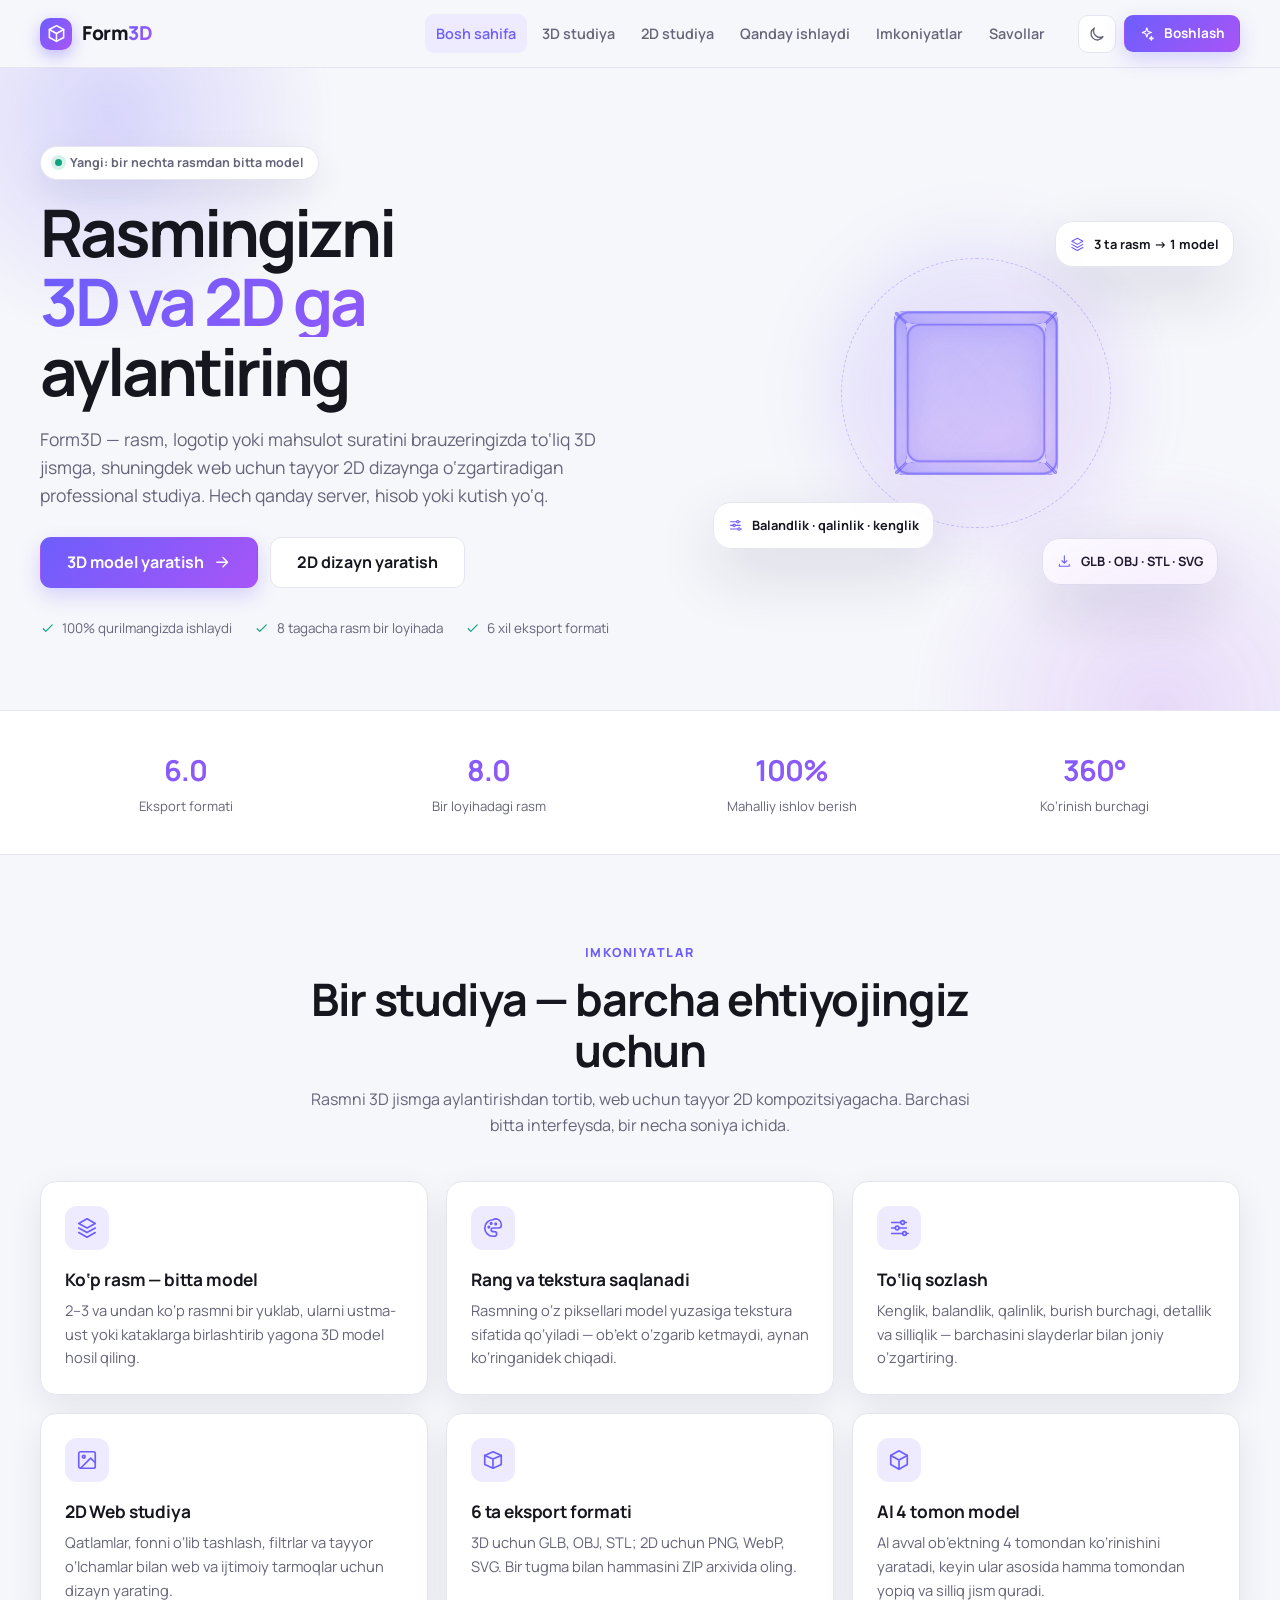
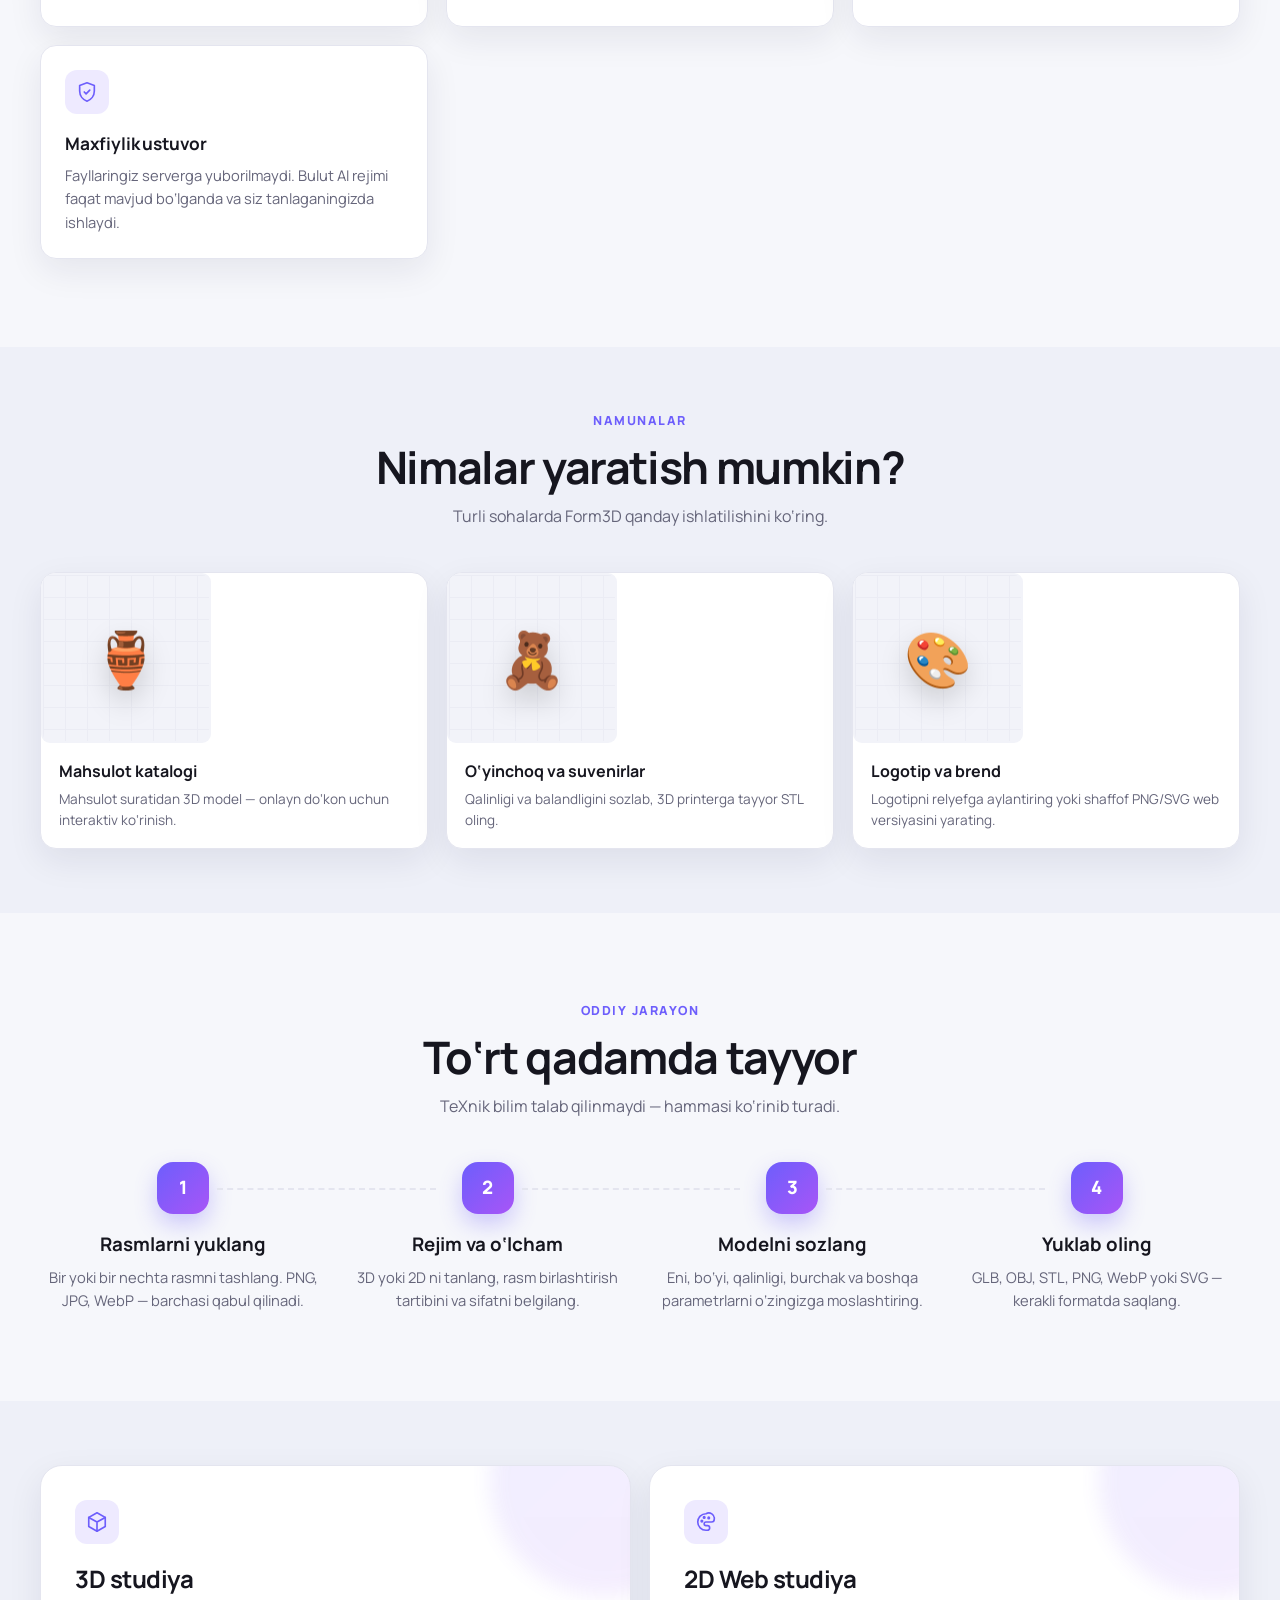
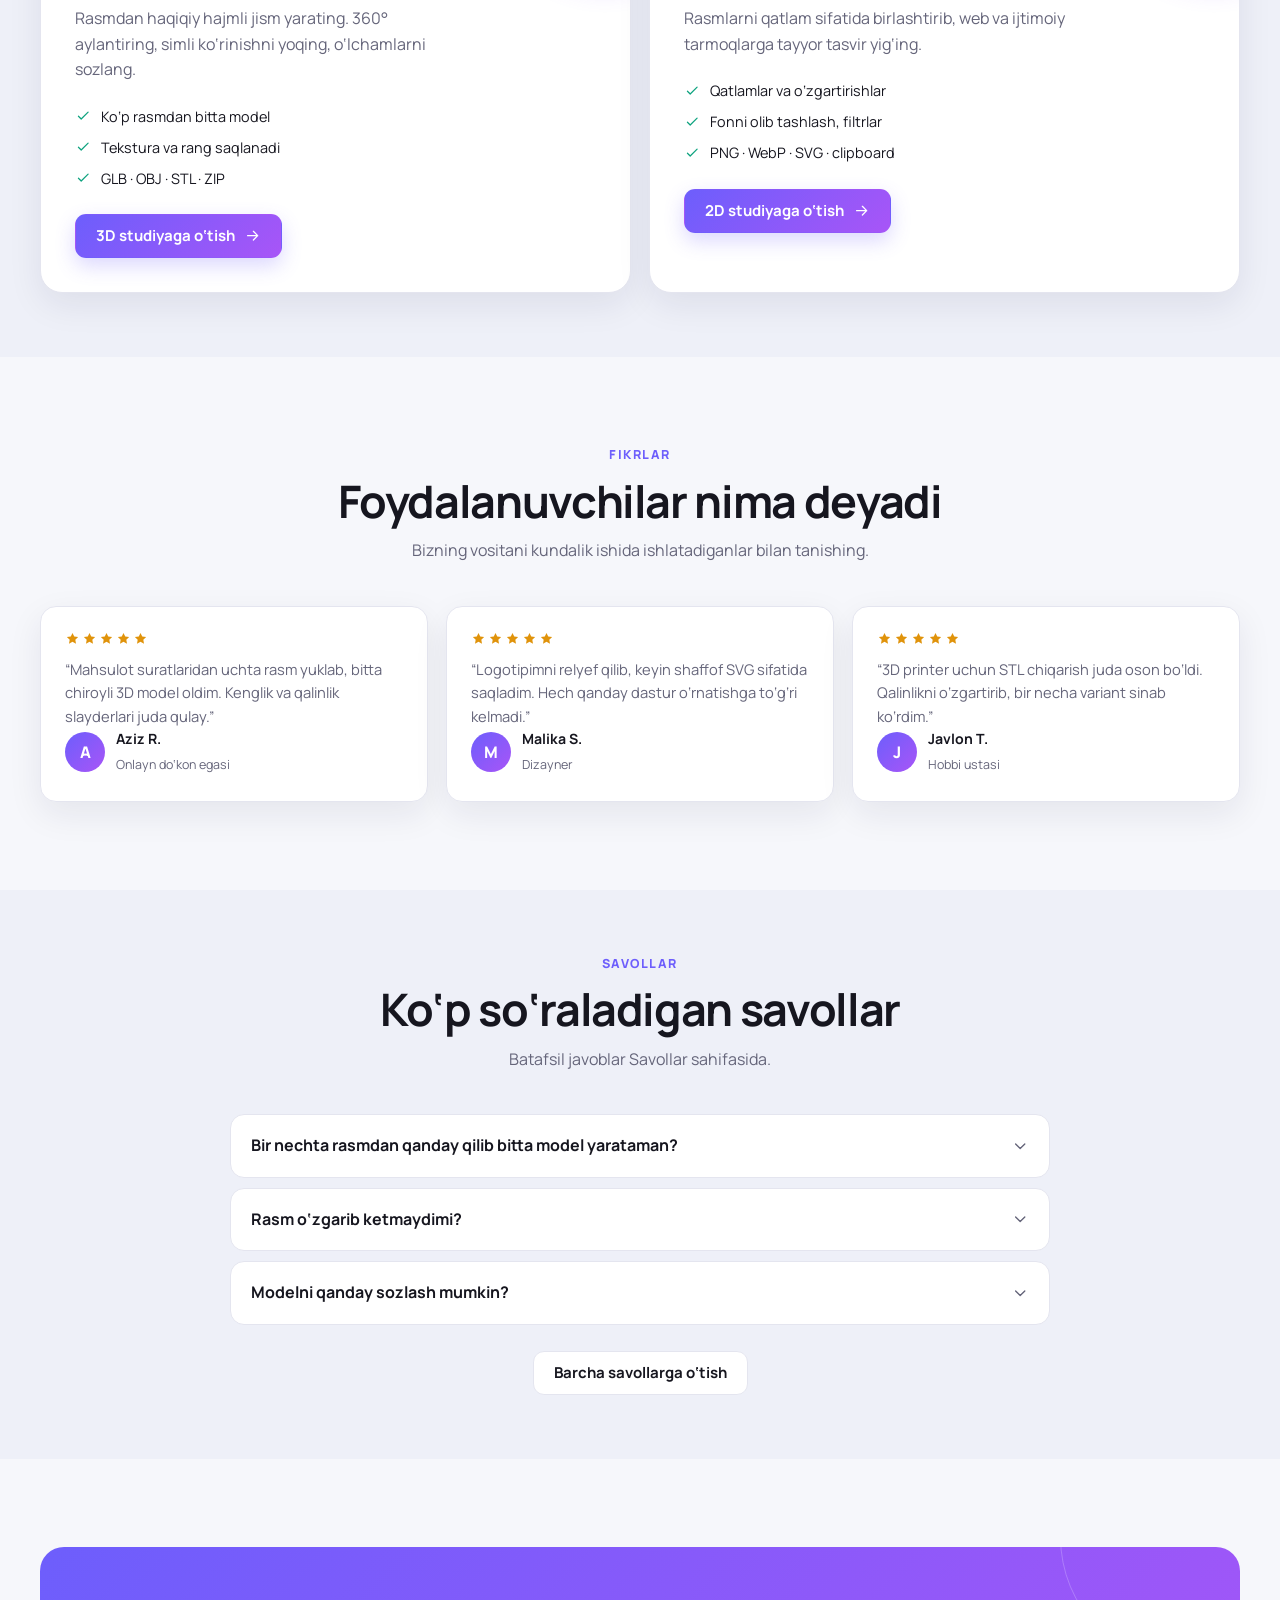
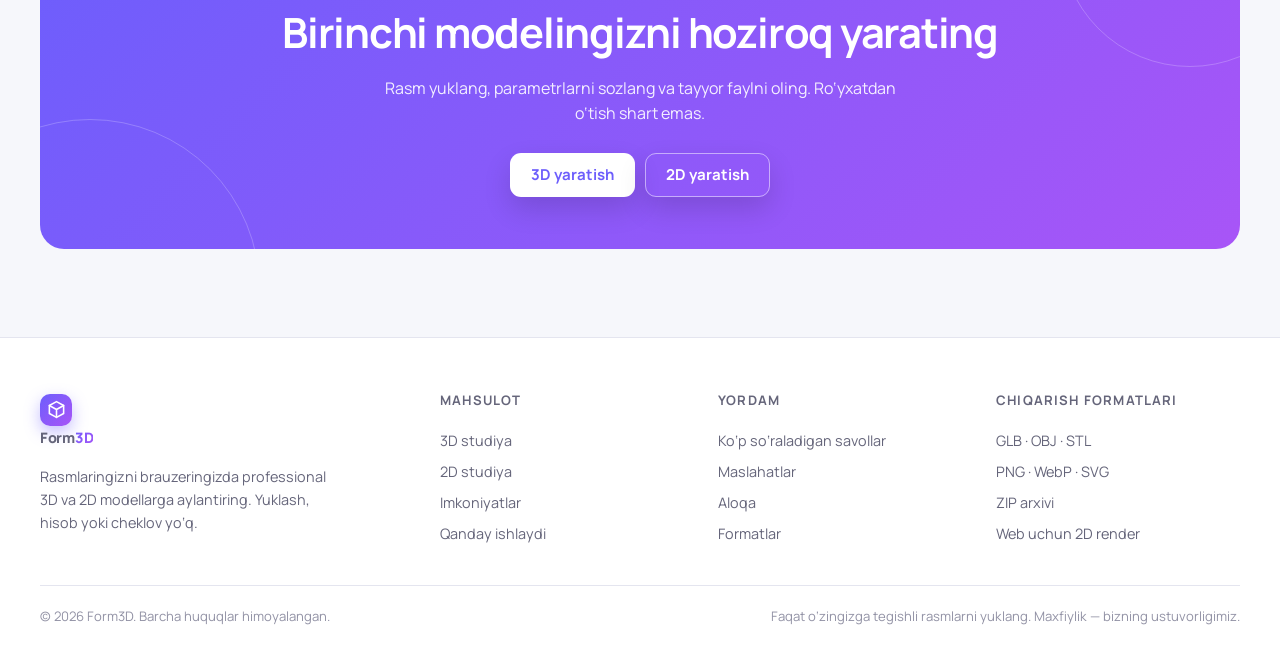
<file: index.html>
<!DOCTYPE html>
<html lang="uz">
<head>
<meta charset="utf-8">
<meta name="viewport" content="width=device-width, initial-scale=1, viewport-fit=cover">
<meta name="description" content="Form3D — rasmlaringizni brauzerda 3D model va 2D web dizaynga aylantiradigan professional vosita. Bir nechta rasm, aniq tekstura, GLB/OBJ/STL/PNG/SVG.">
<meta name="theme-color" content="#6d5efc">
<link rel="icon" type="image/svg+xml" href="favicon.svg">
<title>Form3D — Rasmdan 3D va 2D professional studiya</title>
<link rel="preconnect" href="https://fonts.googleapis.com">
<link rel="preconnect" href="https://fonts.gstatic.com" crossorigin>
<link href="https://fonts.googleapis.com/css2?family=Manrope:wght@400;500;600;700;800&display=swap" rel="stylesheet">
<link rel="stylesheet" href="style.css">
<script src="common.js" defer></script>
</head>
<body data-page="home">
<div id="site-header"></div>

<main>
  <!-- HERO -->
  <section class="hero">
    <div class="container hero-grid">
      <div>
        <span class="badge"><span class="dot"></span> Yangi: bir nechta rasmdan bitta model</span>
        <h1>Rasmingizni <span class="grad-text">3D va 2D ga</span> aylantiring</h1>
        <p class="hero-lead">Form3D — rasm, logotip yoki mahsulot suratini brauzeringizda to‘liq 3D jismga, shuningdek web uchun tayyor 2D dizaynga o‘zgartiradigan professional studiya. Hech qanday server, hisob yoki kutish yo‘q.</p>
        <div class="hero-cta">
          <a href="3d.html" class="btn lg">3D model yaratish <svg class="ico"><use href="#i-arrow"></use></svg></a>
          <a href="2d.html" class="btn ghost lg">2D dizayn yaratish</a>
        </div>
        <div class="hero-meta">
          <span><svg class="ico"><use href="#i-check"></use></svg> 100% qurilmangizda ishlaydi</span>
          <span><svg class="ico"><use href="#i-check"></use></svg> 8 tagacha rasm bir loyihada</span>
          <span><svg class="ico"><use href="#i-check"></use></svg> 6 xil eksport formati</span>
        </div>
      </div>
      <div class="hero-visual" aria-hidden="true">
        <div class="orb"></div>
        <div class="ring"></div>
        <div class="scene-3d"><div class="cube3d"><span></span><span></span><span></span><span></span><span></span><span></span></div></div>
        <div class="float-card a"><svg class="ico"><use href="#i-layers"></use></svg> 3 ta rasm → 1 model</div>
        <div class="float-card b"><svg class="ico"><use href="#i-sliders"></use></svg> Balandlik · qalinlik · kenglik</div>
        <div class="float-card c"><svg class="ico"><use href="#i-download"></use></svg> GLB · OBJ · STL · SVG</div>
      </div>
    </div>
  </section>

  <!-- STATS -->
  <section class="stats">
    <div class="container">
      <div class="stat"><b data-count="6">0</b><span>Eksport formati</span></div>
      <div class="stat"><b data-count="8">0</b><span>Bir loyihadagi rasm</span></div>
      <div class="stat"><b data-count="100" data-suffix="%">0</b><span>Mahalliy ishlov berish</span></div>
      <div class="stat"><b data-count="360" data-suffix="°">0</b><span>Ko‘rinish burchagi</span></div>
    </div>
  </section>

  <!-- FEATURES -->
  <section class="section" id="imkoniyatlar">
    <div class="container">
      <div class="section-head reveal">
        <span class="eyebrow">Imkoniyatlar</span>
        <h2>Bir studiya — barcha ehtiyojingiz uchun</h2>
        <p>Rasmni 3D jismga aylantirishdan tortib, web uchun tayyor 2D kompozitsiyagacha. Barchasi bitta interfeysda, bir necha soniya ichida.</p>
      </div>
      <div class="grid g3">
        <div class="card feature-card reveal"><div class="ico-box"><svg class="ico"><use href="#i-layers"></use></svg></div><h3>Ko‘p rasm — bitta model</h3><p>2–3 va undan ko‘p rasmni bir yuklab, ularni ustma-ust yoki kataklarga birlashtirib yagona 3D model hosil qiling.</p></div>
        <div class="card feature-card reveal"><div class="ico-box"><svg class="ico"><use href="#i-palette"></use></svg></div><h3>Rang va tekstura saqlanadi</h3><p>Rasmning o‘z piksellari model yuzasiga tekstura sifatida qo‘yiladi — ob’ekt o‘zgarib ketmaydi, aynan ko‘ringanidek chiqadi.</p></div>
        <div class="card feature-card reveal"><div class="ico-box"><svg class="ico"><use href="#i-sliders"></use></svg></div><h3>To‘liq sozlash</h3><p>Kenglik, balandlik, qalinlik, burish burchagi, detallik va silliqlik — barchasini slayderlar bilan joniy o‘zgartiring.</p></div>
        <div class="card feature-card reveal"><div class="ico-box"><svg class="ico"><use href="#i-image"></use></svg></div><h3>2D Web studiya</h3><p>Qatlamlar, fonni o‘lib tashlash, filtrlar va tayyor o‘lchamlar bilan web va ijtimoiy tarmoqlar uchun dizayn yarating.</p></div>
        <div class="card feature-card reveal"><div class="ico-box"><svg class="ico"><use href="#i-box"></use></svg></div><h3>6 ta eksport formati</h3><p>3D uchun GLB, OBJ, STL; 2D uchun PNG, WebP, SVG. Bir tugma bilan hammasini ZIP arxivida oling.</p></div>
        <div class="card feature-card reveal"><div class="ico-box"><svg class="ico"><use href="#i-cube"></use></svg></div><h3>AI 4 tomon model</h3><p>AI avval ob’ektning 4 tomondan ko‘rinishini yaratadi, keyin ular asosida hamma tomondan yopiq va silliq jism quradi.</p></div>
        <div class="card feature-card reveal"><div class="ico-box"><svg class="ico"><use href="#i-shield"></use></svg></div><h3>Maxfiylik ustuvor</h3><p>Fayllaringiz serverga yuborilmaydi. Bulut AI rejimi faqat mavjud bo‘lganda va siz tanlaganingizda ishlaydi.</p></div>
      </div>
    </div>
  </section>

  <!-- SHOWCASE -->
  <section class="section tight" style="background:var(--bg-alt)">
    <div class="container">
      <div class="section-head reveal"><span class="eyebrow">Namunalar</span><h2>Nimalar yaratish mumkin?</h2><p>Turli sohalarda Form3D qanday ishlatilishini ko‘ring.</p></div>
      <div class="grid g3">
        <div class="show-card reveal"><div class="thumb"><span>🏺</span></div><div class="body"><h3>Mahsulot katalogi</h3><p>Mahsulot suratidan 3D model — onlayn do‘kon uchun interaktiv ko‘rinish.</p></div></div>
        <div class="show-card reveal"><div class="thumb"><span>🧸</span></div><div class="body"><h3>O‘yinchoq va suvenirlar</h3><p>Qalinligi va balandligini sozlab, 3D printerga tayyor STL oling.</p></div></div>
        <div class="show-card reveal"><div class="thumb"><span>🎨</span></div><div class="body"><h3>Logotip va brend</h3><p>Logotipni relyefga aylantiring yoki shaffof PNG/SVG web versiyasini yarating.</p></div></div>
      </div>
    </div>
  </section>

  <!-- STEPS -->
  <section class="section">
    <div class="container">
      <div class="section-head reveal"><span class="eyebrow">Oddiy jarayon</span><h2>To‘rt qadamda tayyor</h2><p>TeXnik bilim talab qilinmaydi — hammasi ko‘rinib turadi.</p></div>
      <div class="grid g4">
        <div class="step reveal"><div class="step-n">1</div><h3>Rasmlarni yuklang</h3><p>Bir yoki bir nechta rasmni tashlang. PNG, JPG, WebP — barchasi qabul qilinadi.</p></div>
        <div class="step reveal"><div class="step-n">2</div><h3>Rejim va o‘lcham</h3><p>3D yoki 2D ni tanlang, rasm birlashtirish tartibini va sifatni belgilang.</p></div>
        <div class="step reveal"><div class="step-n">3</div><h3>Modelni sozlang</h3><p>Eni, bo‘yi, qalinligi, burchak va boshqa parametrlarni o‘zingizga moslashtiring.</p></div>
        <div class="step reveal"><div class="step-n">4</div><h3>Yuklab oling</h3><p>GLB, OBJ, STL, PNG, WebP yoki SVG — kerakli formatda saqlang.</p></div>
      </div>
    </div>
  </section>

  <!-- SPLIT STUDIOS -->
  <section class="section tight" style="background:var(--bg-alt)">
    <div class="container grid g2">
      <div class="split-card reveal">
        <div class="ico-box"><svg class="ico"><use href="#i-cube"></use></svg></div>
        <h3>3D studiya</h3>
        <p>Rasmdan haqiqiy hajmli jism yarating. 360° aylantiring, simli ko‘rinishni yoqing, o‘lchamlarni sozlang.</p>
        <ul class="list">
          <li><svg class="ico"><use href="#i-check"></use></svg> Ko‘p rasmdan bitta model</li>
          <li><svg class="ico"><use href="#i-check"></use></svg> Tekstura va rang saqlanadi</li>
          <li><svg class="ico"><use href="#i-check"></use></svg> GLB · OBJ · STL · ZIP</li>
        </ul>
        <a href="3d.html" class="btn">3D studiyaga o‘tish <svg class="ico"><use href="#i-arrow"></use></svg></a>
      </div>
      <div class="split-card reveal">
        <div class="ico-box"><svg class="ico"><use href="#i-palette"></use></svg></div>
        <h3>2D Web studiya</h3>
        <p>Rasmlarni qatlam sifatida birlashtirib, web va ijtimoiy tarmoqlarga tayyor tasvir yig‘ing.</p>
        <ul class="list">
          <li><svg class="ico"><use href="#i-check"></use></svg> Qatlamlar va o‘zgartirishlar</li>
          <li><svg class="ico"><use href="#i-check"></use></svg> Fonni olib tashlash, filtrlar</li>
          <li><svg class="ico"><use href="#i-check"></use></svg> PNG · WebP · SVG · clipboard</li>
        </ul>
        <a href="2d.html" class="btn">2D studiyaga o‘tish <svg class="ico"><use href="#i-arrow"></use></svg></a>
      </div>
    </div>
  </section>

  <!-- TESTIMONIALS -->
  <section class="section">
    <div class="container">
      <div class="section-head reveal"><span class="eyebrow">Fikrlar</span><h2>Foydalanuvchilar nima deyadi</h2><p>Bizning vositani kundalik ishida ishlatadiganlar bilan tanishing.</p></div>
      <div class="grid g3">
        <div class="card reveal"><div class="stars"><svg class="ico fill"><use href="#i-star"></use></svg><svg class="ico fill"><use href="#i-star"></use></svg><svg class="ico fill"><use href="#i-star"></use></svg><svg class="ico fill"><use href="#i-star"></use></svg><svg class="ico fill"><use href="#i-star"></use></svg></div><p class="quote">“Mahsulot suratlaridan uchta rasm yuklab, bitta chiroyli 3D model oldim. Kenglik va qalinlik slayderlari juda qulay.”</p><div class="who"><div class="avatar">A</div><div><b>Aziz R.</b><span>Onlayn do‘kon egasi</span></div></div></div>
        <div class="card reveal"><div class="stars"><svg class="ico fill"><use href="#i-star"></use></svg><svg class="ico fill"><use href="#i-star"></use></svg><svg class="ico fill"><use href="#i-star"></use></svg><svg class="ico fill"><use href="#i-star"></use></svg><svg class="ico fill"><use href="#i-star"></use></svg></div><p class="quote">“Logotipimni relyef qilib, keyin shaffof SVG sifatida saqladim. Hech qanday dastur o‘rnatishga to‘g‘ri kelmadi.”</p><div class="who"><div class="avatar">M</div><div><b>Malika S.</b><span>Dizayner</span></div></div></div>
        <div class="card reveal"><div class="stars"><svg class="ico fill"><use href="#i-star"></use></svg><svg class="ico fill"><use href="#i-star"></use></svg><svg class="ico fill"><use href="#i-star"></use></svg><svg class="ico fill"><use href="#i-star"></use></svg><svg class="ico fill"><use href="#i-star"></use></svg></div><p class="quote">“3D printer uchun STL chiqarish juda oson bo‘ldi. Qalinlikni o‘zgartirib, bir necha variant sinab ko‘rdim.”</p><div class="who"><div class="avatar">J</div><div><b>Javlon T.</b><span>Hobbi ustasi</span></div></div></div>
      </div>
    </div>
  </section>

  <!-- FAQ PREVIEW -->
  <section class="section tight" style="background:var(--bg-alt)">
    <div class="container">
      <div class="section-head reveal"><span class="eyebrow">Savollar</span><h2>Ko‘p so‘raladigan savollar</h2><p>Batafsil javoblar Savollar sahifasida.</p></div>
      <div class="faq-list">
        <details class="faq-item reveal"><summary>Bir nechta rasmdan qanday qilib bitta model yarataman?<svg class="ico"><use href="#i-chevron"></use></svg></summary><div class="faq-body">3D studiyada bir nechta rasmni tashlang va “Raslarni birlashtirish” usulini tanlang. Ustma-ust, yonma-yon yoki katak — barcha rasmlar bitta ishchi tuvalga birlashtirilib, bitta jism quriladi.</div></details>
        <details class="faq-item reveal"><summary>Rasm o‘zgarib ketmaydimi?<svg class="ico"><use href="#i-chevron"></use></svg></summary><div class="faq-body">Yo‘q. Teksturali relyef rejimida rasmning asl piksellari model yuzasiga tekstura sifatida qo‘yiladi. Faqat chuqurlik xaritasi qo‘shiladi, rang va shakl saqlanadi.</div></details>
        <details class="faq-item reveal"><summary>Modelni qanday sozlash mumkin?<svg class="ico"><use href="#i-chevron"></use></svg></summary><div class="faq-body">Generate qilgandan keyin o‘ng panelidagi kenglik, balandlik, qalinlik va aylanish slayderlarini harakatlantiring. O‘zgarish darhol ko‘rinadi.</div></details>
        <div class="center mt-3"><a href="faq.html" class="btn ghost">Barcha savollarga o‘tish</a></div>
      </div>
    </div>
  </section>

  <!-- CTA -->
  <section class="section"><div class="container">
    <div class="cta-banner reveal">
      <h2>Birinchi modelingizni hoziroq yarating</h2>
      <p>Rasm yuklang, parametrlarni sozlang va tayyor faylni oling. Ro‘yxatdan o‘tish shart emas.</p>
      <div class="row" style="justify-content:center"><a href="3d.html" class="btn">3D yaratish</a><a href="2d.html" class="btn ghost">2D yaratish</a></div>
    </div>
  </div></section>
</main>

<div id="site-footer"></div>
</body>
</html>
</file>
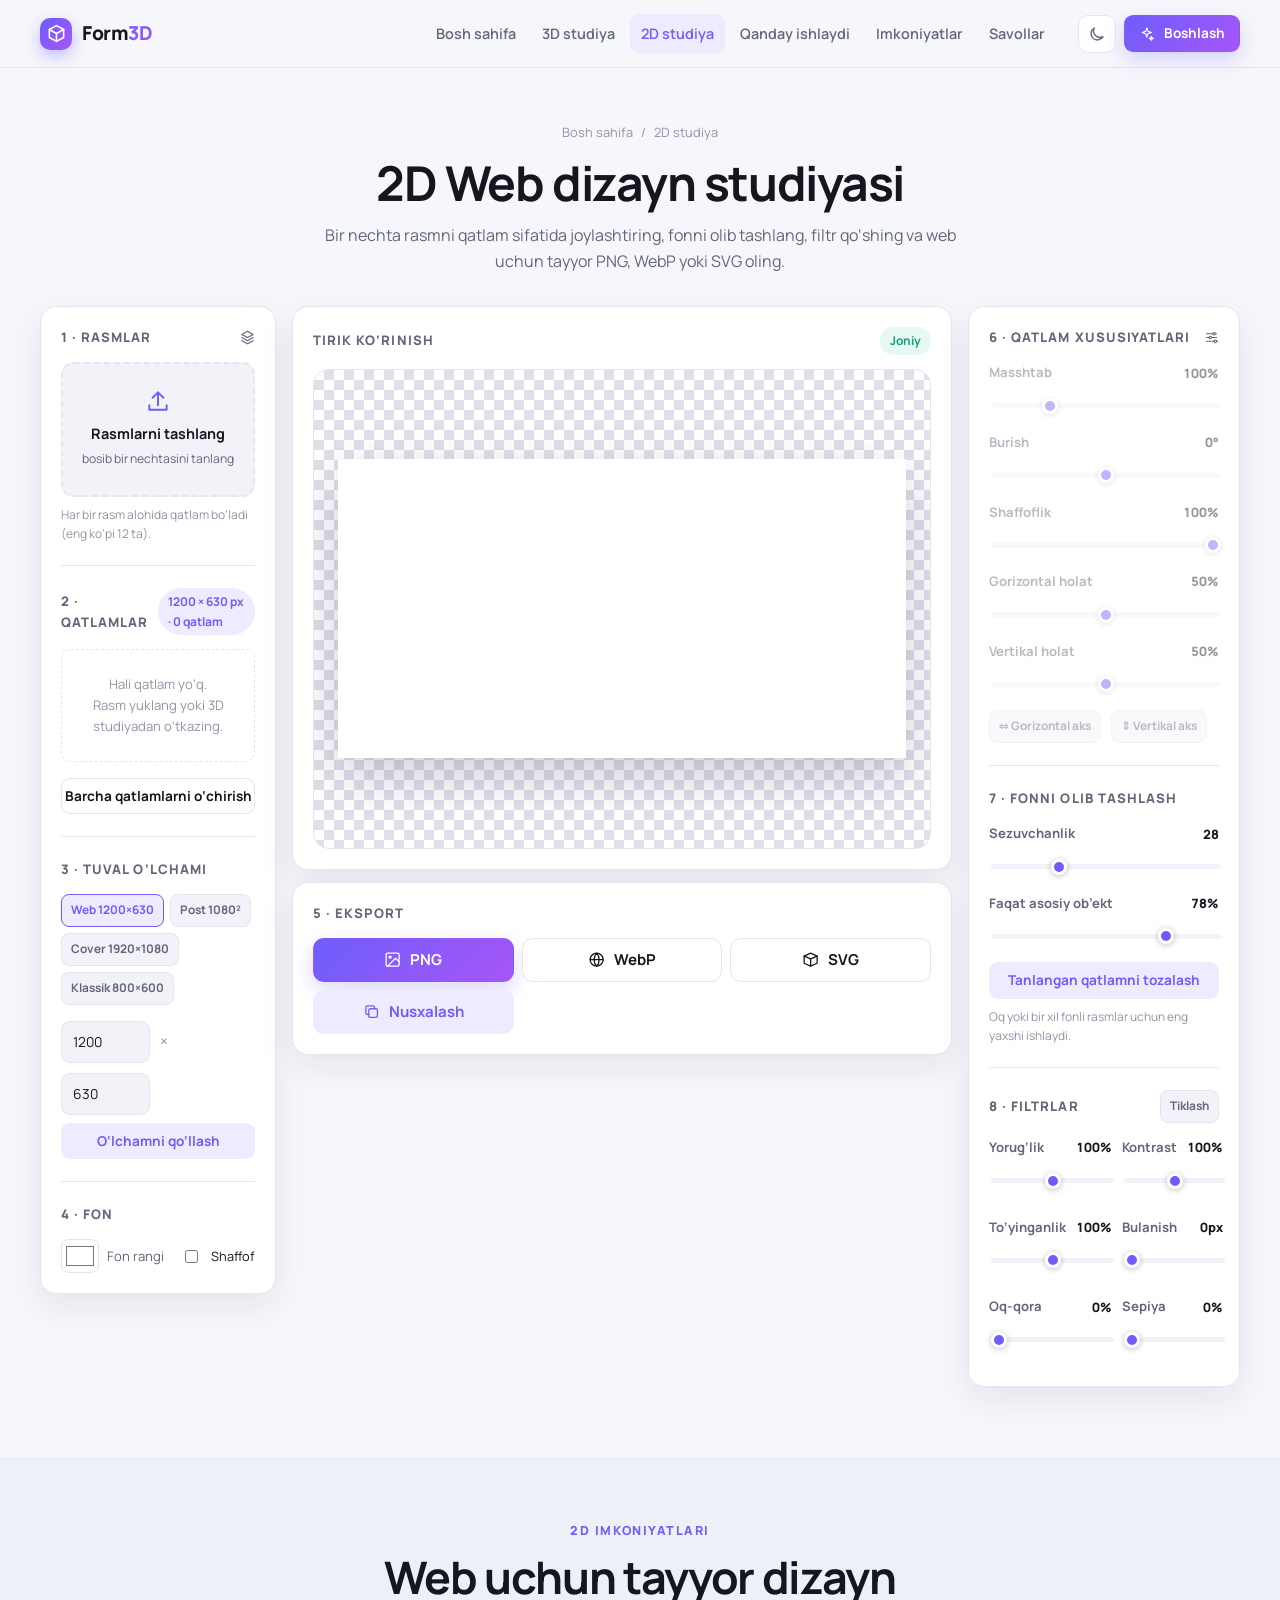
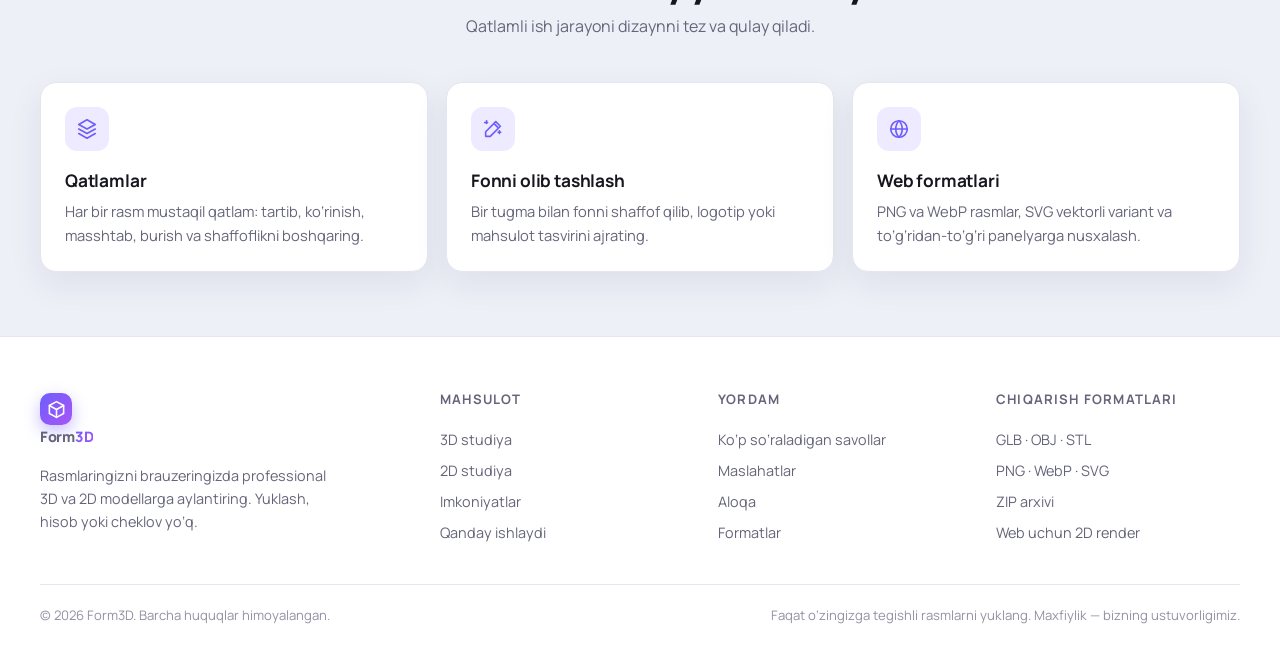
<file: 2d.html>
<!DOCTYPE html>
<html lang="uz">
<head>
<meta charset="utf-8">
<meta name="viewport" content="width=device-width, initial-scale=1, viewport-fit=cover">
<meta name="description" content="Form3D 2D studiyasi — rasmlardan qatlamli web dizayn yaratish, fonni olib tashlash, filtrlar va PNG/WebP/SVG eksporti.">
<meta name="theme-color" content="#6d5efc">
<link rel="icon" type="image/svg+xml" href="favicon.svg">
<title>2D Web studiya — Form3D</title>
<link rel="preconnect" href="https://fonts.googleapis.com">
<link rel="preconnect" href="https://fonts.gstatic.com" crossorigin>
<link href="https://fonts.googleapis.com/css2?family=Manrope:wght@400;500;600;700;800&display=swap" rel="stylesheet">
<link rel="stylesheet" href="style.css">
</head>
<body data-page="2d">
<div id="site-header"></div>

<main>
  <div class="page-head container">
    <div class="crumb"><a href="index.html">Bosh sahifa</a> / <span>2D studiya</span></div>
    <h1>2D Web dizayn studiyasi</h1>
    <p class="lead">Bir nechta rasmni qatlam sifatida joylashtiring, fonni olib tashlang, filtr qo‘shing va web uchun tayyor PNG, WebP yoki SVG oling.</p>
  </div>

  <div class="container editor-layout">
    <!-- LEFT: layers & canvas -->
    <aside class="panel panel-pad">
      <div class="panel-title"><span>1 · Rasmlar</span><svg class="ico"><use href="#i-layers"></use></svg></div>
      <div class="dropzone" id="drop2">
        <svg class="ico"><use href="#i-upload"></use></svg>
        <b>Rasmlarni tashlang</b>
        <span>bosib bir nechtasini tanlang</span>
      </div>
      <input type="file" id="file2" accept="image/*" multiple hidden>
      <p class="hintline">Har bir rasm alohida qatlam bo‘ladi (eng ko‘pi 12 ta).</p>
      <div class="divider"></div>
      <div class="panel-title"><span>2 · Qatlamlar</span><span class="pill" id="canvasInfo">1200 × 630 px</span></div>
      <div class="layer-list" id="layerList"></div>
      <button class="btn ghost sm block mt-3" id="clearLayers">Barcha qatlamlarni o‘chirish</button>

      <div class="divider"></div>
      <div class="panel-title"><span>3 · Tuval o‘lchami</span></div>
      <div class="size-row">
        <button class="chip on" data-size="1200x630">Web 1200×630</button>
        <button class="chip" data-size="1080x1080">Post 1080²</button>
        <button class="chip" data-size="1920x1080">Cover 1920×1080</button>
        <button class="chip" data-size="800x600">Klassik 800×600</button>
      </div>
      <div class="row mt-3">
        <input type="number" id="cwIn" min="64" max="3000" value="1200" style="width:46%">
        <span class="faint">×</span>
        <input type="number" id="chIn" min="64" max="3000" value="630" style="width:46%">
      </div>
      <button class="btn soft sm block mt-2" id="applySize">O‘lchamni qo‘llash</button>

      <div class="divider"></div>
      <div class="panel-title"><span>4 · Fon</span></div>
      <div class="color-row">
        <input type="color" id="bgColor" value="#ffffff">
        <span class="muted" style="font-size:.82rem">Fon rangi</span>
        <label class="row" style="margin-left:auto;font-size:.8rem"><input type="checkbox" id="transparent"> Shaffof</label>
      </div>
    </aside>

    <!-- CENTER: canvas -->
    <section class="editor-center">
      <div class="panel panel-pad">
        <div class="panel-title"><span>Tirik ko‘rinish</span><span class="pill ok">Joniy</span></div>
        <div class="canvas-wrap"><canvas id="c2d" width="1200" height="630"></canvas></div>
      </div>
      <div class="panel panel-pad">
        <div class="panel-title"><span>5 · Eksport</span></div>
        <div class="export-bar">
          <button class="btn" id="dlPng2"><svg class="ico"><use href="#i-image"></use></svg> PNG</button>
          <button class="btn ghost" id="dlWebp"><svg class="ico"><use href="#i-globe"></use></svg> WebP</button>
          <button class="btn ghost" id="dlSvg"><svg class="ico"><use href="#i-box"></use></svg> SVG</button>
          <button class="btn soft" id="copyPng"><svg class="ico"><use href="#i-copy"></use></svg> Nusxalash</button>
        </div>
      </div>
    </section>

    <!-- RIGHT: properties -->
    <aside class="panel panel-pad editor-right">
      <div class="panel-title"><span>6 · Qatlam xususiyatlari</span><svg class="ico"><use href="#i-sliders"></use></svg></div>
      <div id="layerProps" style="opacity:.45">
        <div class="field"><label>Masshtab <output id="oScale">100%</output></label><input type="range" id="selScale" min="5" max="400" value="100"></div>
        <div class="field"><label>Burish <output id="oRot">0°</output></label><input type="range" id="selRot" min="-180" max="180" value="0"></div>
        <div class="field"><label>Shaffoflik <output id="oOpacity">100%</output></label><input type="range" id="selOpacity" min="5" max="100" value="100"></div>
        <div class="field"><label>Gorizontal holat <output id="oX">50%</output></label><input type="range" id="selX" min="0" max="100" value="50"></div>
        <div class="field"><label>Vertikal holat <output id="oY">50%</output></label><input type="range" id="selY" min="0" max="100" value="50"></div>
        <div class="row"><button class="chip" id="flipH">⇔ Gorizontal aks</button><button class="chip" id="flipV">⇕ Vertikal aks</button></div>
      </div>

      <div class="divider"></div>
      <div class="panel-title"><span>7 · Fonni olib tashlash</span></div>
      <div class="field"><label>Sezuvchanlik <output id="oTol2">28</output></label><input type="range" id="bgTol2" min="0" max="100" value="28"></div>
      <div class="field"><label>Faqat asosiy ob’ekt <output id="oIso2">78%</output></label><input type="range" id="iso2" min="0" max="100" value="78"></div>
      <button class="btn soft sm block" id="removeBg2">Tanlangan qatlamni tozalash</button>
      <p class="hintline">Oq yoki bir xil fonli rasmlar uchun eng yaxshi ishlaydi.</p>

      <div class="divider"></div>
      <div class="panel-title"><span>8 · Filtrlar</span><button class="chip" id="resetFilters">Tiklash</button></div>
      <div class="filter-grid">
        <div class="field"><label>Yorug‘lik <output id="oBright">100%</output></label><input type="range" id="fBright" min="0" max="200" value="100"></div>
        <div class="field"><label>Kontrast <output id="oContrast">100%</output></label><input type="range" id="fContrast" min="0" max="200" value="100"></div>
        <div class="field"><label>To‘yinganlik <output id="oSat">100%</output></label><input type="range" id="fSat" min="0" max="200" value="100"></div>
        <div class="field"><label>Bulanish <output id="oBlur">0px</output></label><input type="range" id="fBlur" min="0" max="20" value="0"></div>
        <div class="field"><label>Oq-qora <output id="oGray">0%</output></label><input type="range" id="fGray" min="0" max="100" value="0"></div>
        <div class="field"><label>Sepiya <output id="oSepia">0%</output></label><input type="range" id="fSepia" min="0" max="100" value="0"></div>
      </div>
    </aside>
  </div>

  <section class="section tight" style="background:var(--bg-alt)">
    <div class="container">
      <div class="section-head reveal"><span class="eyebrow">2D imkoniyatlari</span><h2>Web uchun tayyor dizayn</h2><p>Qatlamli ish jarayoni dizaynni tez va qulay qiladi.</p></div>
      <div class="grid g3">
        <div class="card reveal"><div class="ico-box"><svg class="ico"><use href="#i-layers"></use></svg></div><h3>Qatlamlar</h3><p>Har bir rasm mustaqil qatlam: tartib, ko‘rinish, masshtab, burish va shaffoflikni boshqaring.</p></div>
        <div class="card reveal"><div class="ico-box"><svg class="ico"><use href="#i-wand"></use></svg></div><h3>Fonni olib tashlash</h3><p>Bir tugma bilan fonni shaffof qilib, logotip yoki mahsulot tasvirini ajrating.</p></div>
        <div class="card reveal"><div class="ico-box"><svg class="ico"><use href="#i-globe"></use></svg></div><h3>Web formatlari</h3><p>PNG va WebP rasmlar, SVG vektorli variant va to‘g‘ridan-to‘g‘ri panelyarga nusxalash.</p></div>
      </div>
    </div>
  </section>
</main>

<div id="site-footer"></div>

<script src="common.js"></script>
<script src="relief.js"></script>
<script src="two-d-studio.js"></script>
<script>
[['bgTol2','oTol2',''],['iso2','oIso2','%']].forEach(function(p){
  document.getElementById(p[0]).addEventListener('input', function(){
    document.getElementById(p[1]).textContent = this.value + p[2];
  });
});
</script>
</body>
</html>
</file>
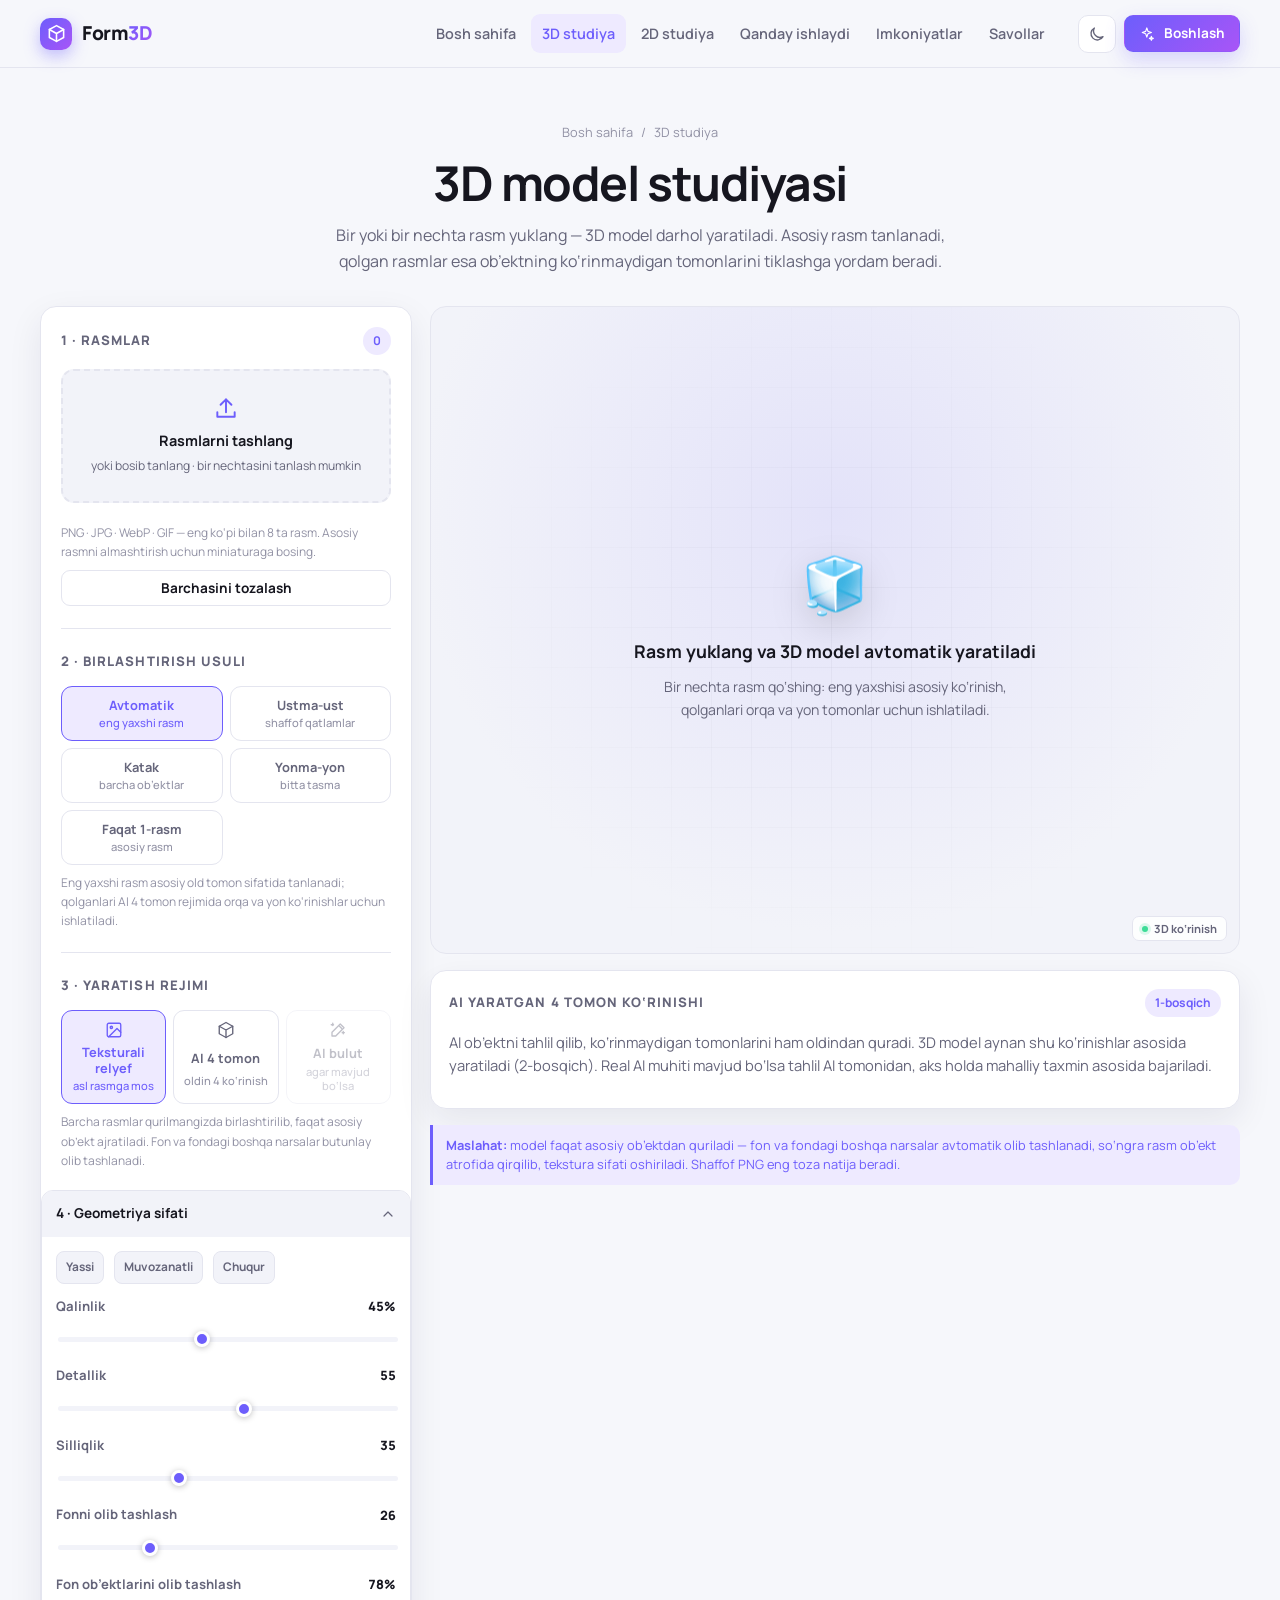
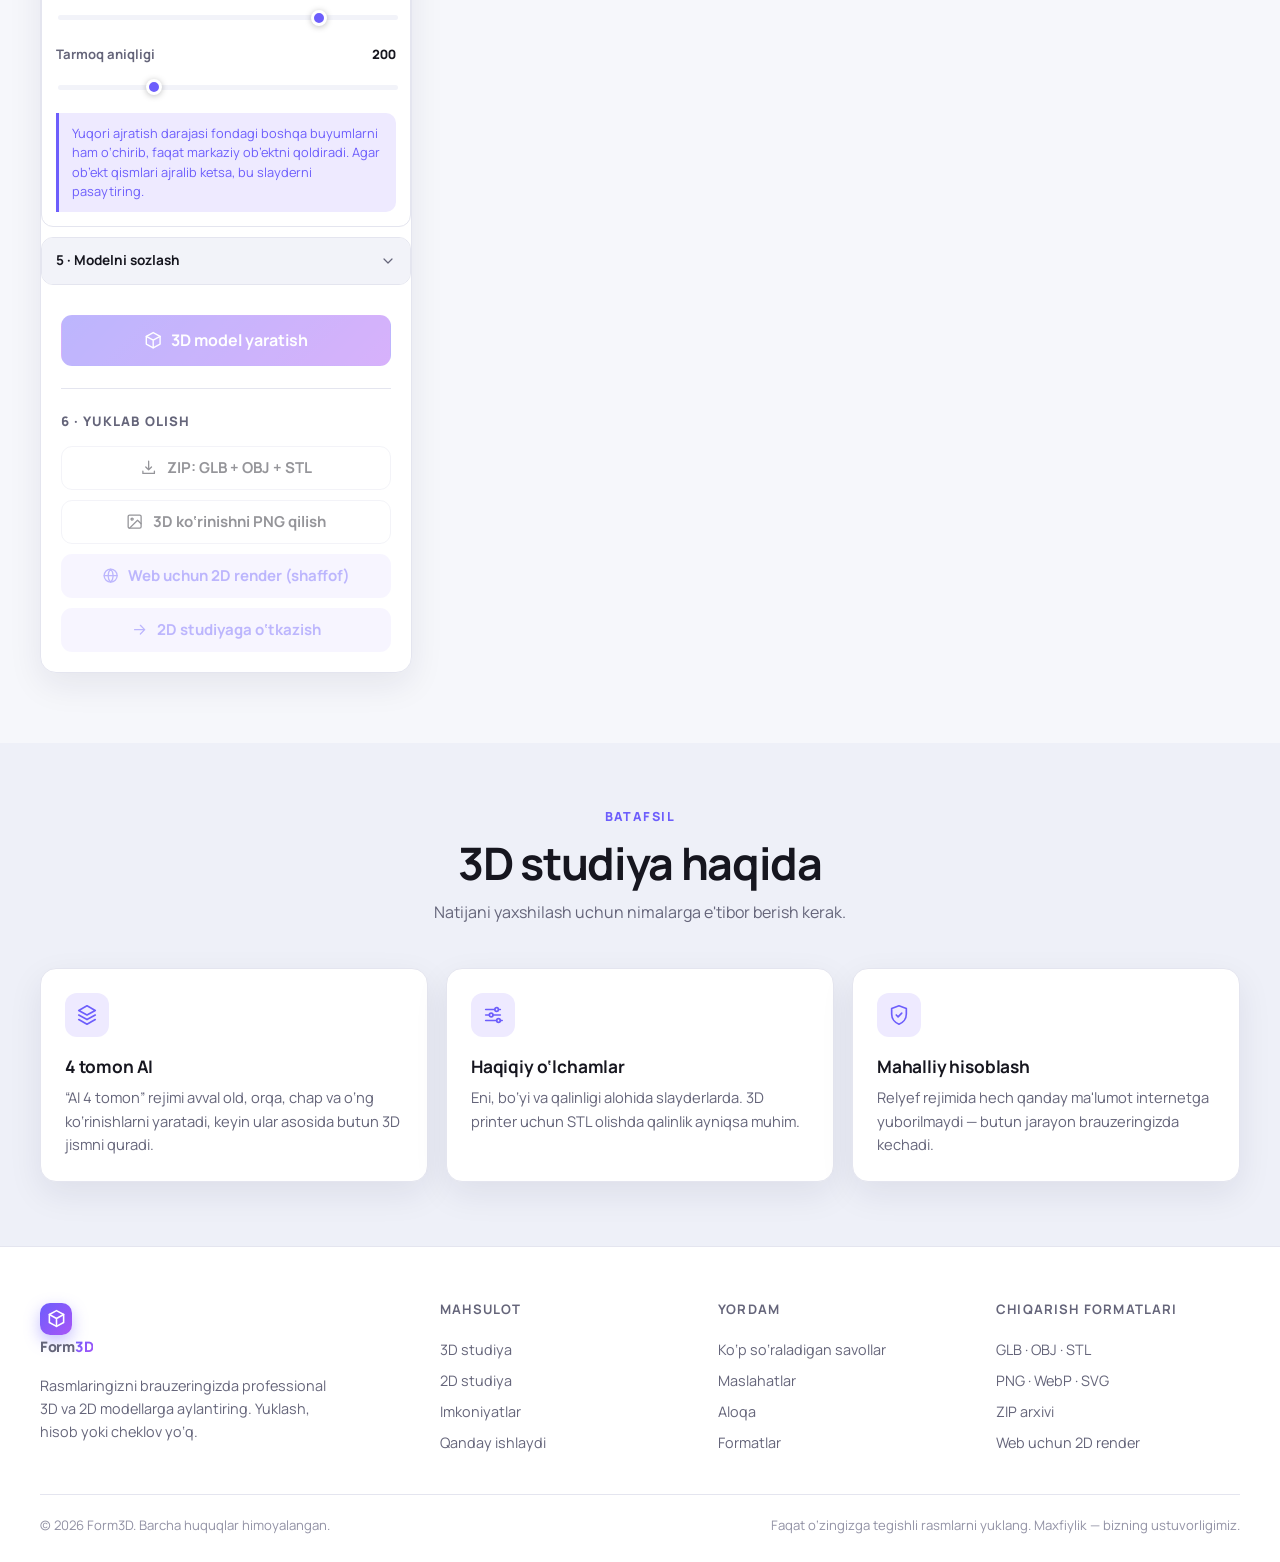
<file: 3d.html>
<!DOCTYPE html>
<html lang="uz">
<head>
<meta charset="utf-8">
<meta name="viewport" content="width=device-width, initial-scale=1, viewport-fit=cover">
<meta name="description" content="Form3D 3D studiyasi — bir nechta rasmdan aniq teksturali 3D model yarating, o‘lcham va qalinlikni sozlang, GLB/OBJ/STL eksport qiling.">
<meta name="theme-color" content="#6d5efc">
<link rel="icon" type="image/svg+xml" href="favicon.svg">
<title>3D studiya — Form3D</title>
<link rel="preconnect" href="https://fonts.googleapis.com">
<link rel="preconnect" href="https://fonts.gstatic.com" crossorigin>
<link href="https://fonts.googleapis.com/css2?family=Manrope:wght@400;500;600;700;800&display=swap" rel="stylesheet">
<link rel="stylesheet" href="style.css">
</head>
<body data-page="3d">
<div id="site-header"></div>

<main>
  <div class="page-head container">
    <div class="crumb"><a href="index.html">Bosh sahifa</a> / <span>3D studiya</span></div>
    <h1>3D model studiyasi</h1>
    <p class="lead">Bir yoki bir nechta rasm yuklang — 3D model darhol yaratiladi. Asosiy rasm tanlanadi, qolgan rasmlar esa ob’ektning ko‘rinmaydigan tomonlarini tiklashga yordam beradi.</p>
  </div>

  <div class="container studio-layout">
    <!-- CONTROL PANEL -->
    <aside class="panel">
      <div class="panel-pad">
        <!-- upload -->
        <div class="panel-title"><span>1 · Rasmlar</span><span class="pill" id="imgCount">0</span></div>
        <div class="dropzone" id="drop">
          <svg class="ico"><use href="#i-upload"></use></svg>
          <b id="dropTitle">Rasmlarni tashlang</b>
          <span id="dropSub">yoki bosib tanlang · bir nechtasini tanlash mumkin</span>
        </div>
        <input type="file" id="file" accept="image/*" multiple hidden>
        <div class="thumbs" id="thumbs"></div>
        <p class="hintline">PNG · JPG · WebP · GIF — eng ko‘pi bilan 8 ta rasm. Asosiy rasmni almashtirish uchun miniaturaga bosing.</p>
        <button class="btn ghost sm block mt-2" id="clearAll">Barchasini tozalash</button>

        <div class="divider"></div>

        <!-- combine layout -->
        <div class="panel-title"><span>2 · Birlashtirish usuli</span></div>
        <div class="seg" style="--cols:2">
          <label><input type="radio" name="layout" value="auto" checked><span>Avtomatik</span><small>eng yaxshi rasm</small></label>
          <label><input type="radio" name="layout" value="overlay"><span>Ustma-ust</span><small>shaffof qatlamlar</small></label>
          <label><input type="radio" name="layout" value="grid"><span>Katak</span><small>barcha ob’ektlar</small></label>
          <label><input type="radio" name="layout" value="row"><span>Yonma-yon</span><small>bitta tasma</small></label>
          <label><input type="radio" name="layout" value="first"><span>Faqat 1-rasm</span><small>asosiy rasm</small></label>
        </div>
        <p class="hintline" id="layoutNote">Eng yaxshi rasm asosiy old tomon sifatida tanlanadi; qolganlari AI 4 tomon rejimida orqa va yon ko‘rinishlar uchun ishlatiladi.</p>

        <div class="divider"></div>

        <!-- mode -->
        <div class="panel-title"><span>3 · Yaratish rejimi</span></div>
        <div class="seg" style="--cols:3">
          <label><input type="radio" name="mode" value="relief" checked><svg class="ico"><use href="#i-image"></use></svg><span>Teksturali relyef</span><small>asl rasmga mos</small></label>
          <label><input type="radio" name="mode" value="ai360"><svg class="ico"><use href="#i-cube"></use></svg><span>AI 4 tomon</span><small>oldin 4 ko‘rinish</small></label>
          <label><input type="radio" name="mode" value="ai"><svg class="ico"><use href="#i-wand"></use></svg><span>AI bulut</span><small>agar mavjud bo‘lsa</small></label>
        </div>
        <p class="hintline" id="modeNote">AI 4 tomon: avval old, orqa, chap va o‘ng ko‘rinishlarni yaratadi, keyin ular asosida to‘liq 3D model quradi.</p>
      </div>

      <!-- quality accordion -->
      <details class="accordion" open>
        <summary>4 · Geometriya sifati <svg class="ico"><use href="#i-chevron"></use></svg></summary>
        <div class="inner" id="relOpts">
          <div class="row" style="margin-bottom:12px">
            <button class="chip" data-preset="flat">Yassi</button>
            <button class="chip" data-preset="balanced">Muvozanatli</button>
            <button class="chip" data-preset="deep">Chuqur</button>
          </div>
          <div class="field"><label>Qalinlik <output id="oThick">45%</output></label><input type="range" id="thick" min="5" max="100" value="45"></div>
          <div class="field"><label>Detallik <output id="oDetail">55</output></label><input type="range" id="detail" min="0" max="100" value="55"></div>
          <div class="field"><label>Silliqlik <output id="oSmooth">35</output></label><input type="range" id="smooth" min="0" max="100" value="35"></div>
          <div class="field"><label>Fonni olib tashlash <output id="oBg">26</output></label><input type="range" id="bgTol" min="0" max="100" value="26"></div>
          <div class="field"><label>Fon ob’ektlarini olib tashlash <output id="oIso">78%</output></label><input type="range" id="iso" min="0" max="100" value="78"></div>
          <div class="field"><label>Tarmoq aniqligi <output id="oRes">200</output></label><input type="range" id="res" min="140" max="360" step="20" value="200"></div>
          <div class="note-box">Yuqori ajratish darajasi fondagi boshqa buyumlarni ham o‘chirib, faqat markaziy ob’ektni qoldiradi. Agar ob’ekt qismlari ajralib ketsa, bu slayderni pasaytiring.</div>
        </div>
        <div class="inner" id="aiOpts" style="display:none">
          <div class="note-box">Bulut AI rejimi barcha rasmlarni tahlil qilib, bitta izchil model quradi. Oddiy brauzerda “AI 360°” rejimidan foydalaning — u berilgan tomonni aks ettirib, qolgan barcha yuzalarni tug‘diradi.</div>
        </div>
      </details>

      <!-- transform accordion -->
      <details class="accordion">
        <summary>5 · Modelni sozlash <svg class="ico"><use href="#i-chevron"></use></svg></summary>
        <div class="inner" id="layerProps" style="opacity:1">
          <div class="field"><label>Kenglik (en) <output id="oScW">100%</output></label><input type="range" id="scW" min="30" max="200" value="100"></div>
          <div class="field"><label>Balandlik (bo‘y) <output id="oScH">100%</output></label><input type="range" id="scH" min="30" max="200" value="100"></div>
          <div class="field"><label>Qalinlik (chuqurlik) <output id="oScD">100%</output></label><input type="range" id="scD" min="20" max="250" value="100"></div>
          <div class="divider"></div>
          <div class="field"><label>Aylanish X <output id="oRotX">0°</output></label><input type="range" id="rotX" min="-90" max="90" value="0"></div>
          <div class="field"><label>Aylanish Y <output id="oRotY">0°</output></label><input type="range" id="rotY" min="-180" max="180" value="0"></div>
          <div class="field"><label>Aylanish Z <output id="oRotZ">0°</output></label><input type="range" id="rotZ" min="-180" max="180" value="0"></div>
          <p class="hintline">O‘zgarishlar darhol 3D ko‘rinishga qo‘llaniladi.</p>
        </div>
      </details>

      <div class="panel-pad">
        <button class="btn block lg" id="go" disabled><svg class="ico"><use href="#i-cube"></use></svg> 3D model yaratish</button>
        <div class="divider"></div>
        <div class="panel-title"><span>6 · Yuklab olish</span></div>
        <div class="stack">
          <button class="btn ghost block" id="dlZip" disabled><svg class="ico"><use href="#i-download"></use></svg> ZIP: GLB + OBJ + STL</button>
          <button class="btn ghost block" id="dlPng" disabled><svg class="ico"><use href="#i-image"></use></svg> 3D ko‘rinishni PNG qilish</button>
          <button class="btn soft block" id="dlWeb" disabled><svg class="ico"><use href="#i-globe"></use></svg> Web uchun 2D render (shaffof)</button>
          <button class="btn soft block" id="to2d" disabled><svg class="ico"><use href="#i-arrow"></use></svg> 2D studiyaga o‘tkazish</button>
        </div>
      </div>
    </aside>

    <!-- STAGE -->
    <section>
      <div class="stage" id="stage">
        <div class="toolbar" style="display:none">
          <button class="tool-btn" id="wf" title="Simli ko‘rinish"><svg class="ico"><use href="#i-box"></use></svg> Tur</button>
          <button class="tool-btn on" id="ar" title="Avtomatik aylanish"><svg class="ico"><use href="#i-rotate"></use></svg> Aylanish</button>
          <button class="tool-btn" id="gr" title="To‘r"><svg class="ico"><use href="#i-sliders"></use></svg> To‘r</button>
          <span class="spacer"></span>
          <button class="tool-btn" id="rs" title="Kamerani tiklash"><svg class="ico"><use href="#i-refresh"></use></svg> Kamera</button>
        </div>
        <div class="stage-overlay" id="empty">
          <div class="big">🧊</div>
          <h3 id="et">Rasm yuklang — 3D model avtomatik yaratiladi</h3>
          <p>Bir nechta rasm qo‘shing: eng yaxshisi asosiy ko‘rinish, qolganlari orqa va yon tomonlar uchun ishlatiladi.</p>
        </div>
        <div class="stage-overlay busy hide" id="busy">
          <div class="big">⚙️</div>
          <h3 id="bt">Tayyorlanmoqda…</h3>
          <div class="prog"><i id="bi"></i></div>
        </div>
        <div class="stage-hint" id="hint" style="display:none">Chap tugma — aylantirish · G‘ildirak — yaqinlashtirish · O‘ng tugma — siljitish</div>
        <div class="stage-badge" id="badge">3D ko‘rinish</div>
      </div>
      <div class="card views-panel hide mt-3" id="viewsPanel">
        <div class="panel-title"><span>AI yaratgan 4 tomon ko‘rinishi</span><span class="pill">1-bosqich</span></div>
        <p class="hintline">AI ob’ektni tahlil qilib, ko‘rinmaydigan tomonlarini ham oldindan quradi. 3D model aynan shu ko‘rinishlar asosida yaratiladi (2-bosqich). Real AI muhiti mavjud bo‘lsa tahlil AI tomonidan, aks holda mahalliy taxmin asosida bajariladi.</p>
        <div class="view-grid" id="views"></div>
      </div>
      <div class="note-box mt-3"><strong>Maslahat:</strong> model faqat asosiy ob’ektdan quriladi — fon va fondagi boshqa narsalar avtomatik olib tashlanadi, so‘ngra rasm ob’ekt atrofida qirqilib, tekstura sifati oshiriladi. Shaffof PNG eng toza natija beradi.</div>
    </section>
  </div>

  <section class="section tight" style="background:var(--bg-alt)">
    <div class="container">
      <div class="section-head reveal"><span class="eyebrow">Batafsil</span><h2>3D studiya haqida</h2><p>Natijani yaxshilash uchun nimalarga e'tibor berish kerak.</p></div>
      <div class="grid g3">
        <div class="card reveal"><div class="ico-box"><svg class="ico"><use href="#i-layers"></use></svg></div><h3>4 tomon AI</h3><p>“AI 4 tomon” rejimi avval old, orqa, chap va o‘ng ko‘rinishlarni yaratadi, keyin ular asosida butun 3D jismni quradi.</p></div>
        <div class="card reveal"><div class="ico-box"><svg class="ico"><use href="#i-sliders"></use></svg></div><h3>Haqiqiy o‘lchamlar</h3><p>Eni, bo‘yi va qalinligi alohida slayderlarda. 3D printer uchun STL olishda qalinlik ayniqsa muhim.</p></div>
        <div class="card reveal"><div class="ico-box"><svg class="ico"><use href="#i-shield"></use></svg></div><h3>Mahalliy hisoblash</h3><p>Relyef rejimida hech qanday ma'lumot internetga yuborilmaydi — butun jarayon brauzeringizda kechadi.</p></div>
      </div>
    </div>
  </section>
</main>

<div id="site-footer"></div>

<!-- Local copies: the studio works even without internet access -->
<script src="three.min.js"></script>
<script src="OrbitControls.js"></script>
<script src="GLTFExporter.js"></script>
<script src="OBJExporter.js"></script>
<script src="STLExporter.js"></script>
<script src="jszip.min.js"></script>
<script src="common.js"></script>
<script src="relief.js"></script>
<script src="three-studio.js"></script>
</body>
</html>
</file>
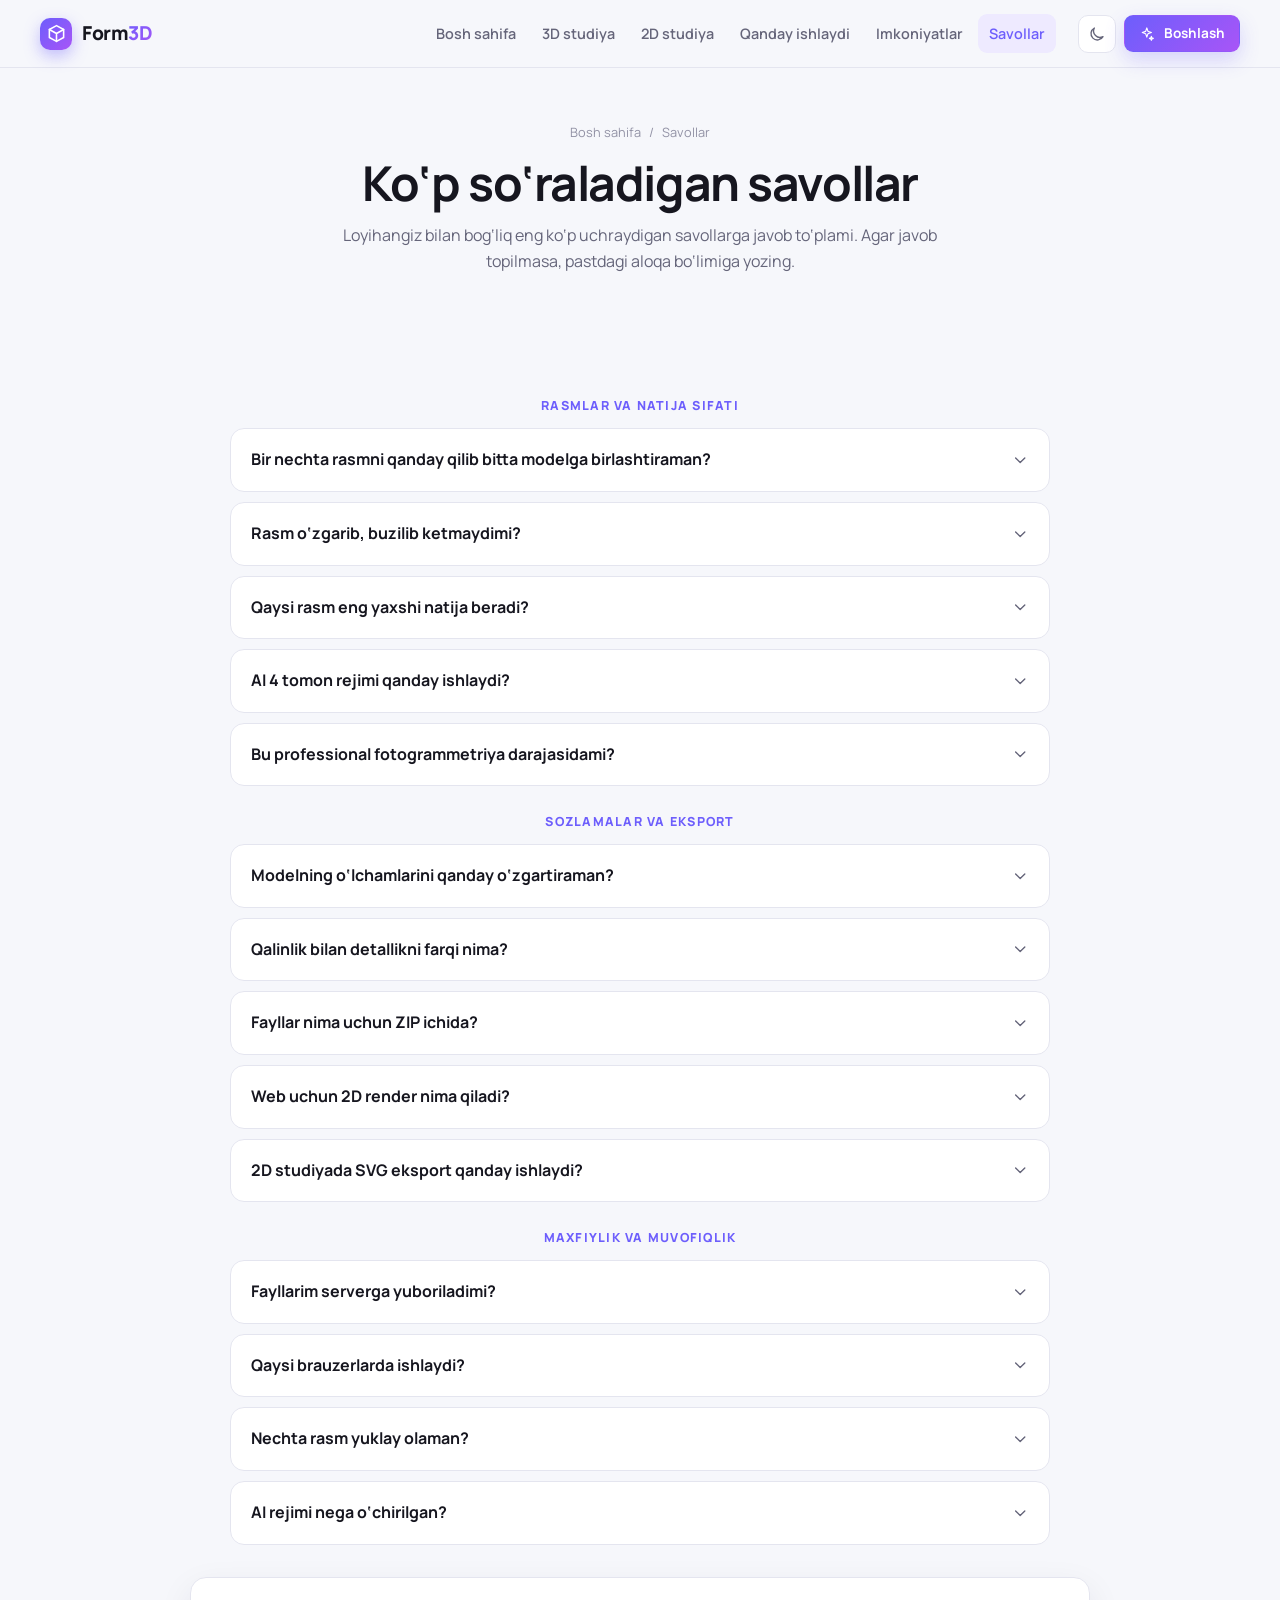
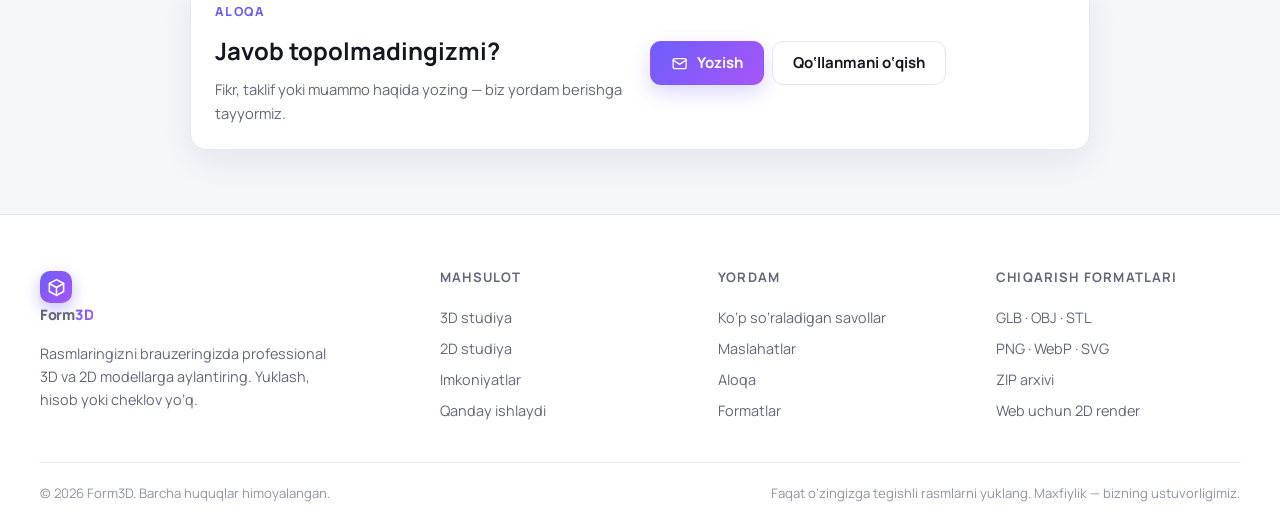
<file: faq.html>
<!DOCTYPE html>
<html lang="uz">
<head>
<meta charset="utf-8">
<meta name="viewport" content="width=device-width, initial-scale=1, viewport-fit=cover">
<meta name="description" content="Form3D haqida ko‘p so‘raladigan savollar va javoblar: ko‘p rasm, tekstura, sozlamalar, eksport formatlari va maxfiylik.">
<meta name="theme-color" content="#6d5efc">
<link rel="icon" type="image/svg+xml" href="favicon.svg">
<title>Savollar va javoblar — Form3D</title>
<link rel="preconnect" href="https://fonts.googleapis.com">
<link rel="preconnect" href="https://fonts.gstatic.com" crossorigin>
<link href="https://fonts.googleapis.com/css2?family=Manrope:wght@400;500;600;700;800&display=swap" rel="stylesheet">
<link rel="stylesheet" href="style.css">
</head>
<body data-page="faq">
<div id="site-header"></div>

<main>
  <div class="page-head container">
    <div class="crumb"><a href="index.html">Bosh sahifa</a> / <span>Savollar</span></div>
    <h1>Ko‘p so‘raladigan savollar</h1>
    <p class="lead">Loyihangiz bilan bog‘liq eng ko‘p uchraydigan savollarga javob to‘plami. Agar javob topilmasa, pastdagi aloqa bo‘limiga yozing.</p>
  </div>

  <section class="section tight">
    <div class="container" style="max-width:900px">
      <div class="faq-cat">Rasmlar va natija sifati</div>
      <div class="faq-list">
        <details class="faq-item reveal"><summary>Bir nechta rasmni qanday qilib bitta modelga birlashtiraman?<svg class="ico"><use href="#i-chevron"></use></svg></summary><div class="faq-body">3D studiyada barcha rasmlarni yuklang va “Birlashtirish usuli” bo‘limidan usul tanlang. Ustma-ust rejimi shaffof PNG qatlamlari uchun, Katak rejimi bir nechta mustaqil ob’ekt uchun, Yonma-yon esa yagona tasma kompozitsiya uchun mos keladi. Barcha rasmlar bitta tuvalga joylashtirilib, bitta jism quriladi.</div></details>
        <details class="faq-item reveal"><summary>Rasm o‘zgarib, buzilib ketmaydimi?<svg class="ico"><use href="#i-chevron"></use></svg></summary><div class="faq-body">Yo‘q. Teksturali relyef rejimida rasmning asl piksellari to‘g‘ridan-to‘g‘ri model yuzasiga tekstura sifatida qo‘yiladi. Faqat chuqurlik xaritasi qo‘shiladi — ranglar, shakl va detallar saqlanadi.</div></details>
        <details class="faq-item reveal"><summary>Qaysi rasm eng yaxshi natija beradi?<svg class="ico"><use href="#i-chevron"></use></svg></summary><div class="faq-body">Markazda bitta ob’ekt joylashgan, bir xil yoki shaffof fonli, yorug‘ligi yaxshi tushirilgan rasm. Shaffof PNG eng aniq natijani beradi, chunki fon avtomatik ravishda to‘liq ajratiladi.</div></details>
        <details class="faq-item reveal"><summary>AI 4 tomon rejimi qanday ishlaydi?<svg class="ico"><use href="#i-chevron"></use></svg></summary><div class="faq-body">Bu rejim ikki bosqichda ishlaydi. Birinchi bosqichda AI ob’ektni tahlil qilib, uning old, orqa, chap va o‘ng ko‘rinishlarini yaratadi — ular ekranda alohida ko‘rinishlar sifatida ko‘rsatiladi. Ikkinchi bosqichda 3D model aynan shu to‘rt ko‘rinish asosida quriladi, shu sababli barcha yuzalar izchil, yopiq va silliq chiqadi. Real AI muhiti mavjud bo‘lsa tahlil AI tomonidan bajariladi, aks holda mahalliy taxmin ishlatiladi.</div></details>
        <details class="faq-item reveal"><summary>Bu professional fotogrammetriya darajasidami?<svg class="ico"><use href="#i-chevron"></use></svg></summary><div class="faq-body">Yo‘q. To‘liq fotogrammetriya maxsus server modellari va ko‘p burchakli suratlar talab qiladi. Form3D brauzerda ishlaydi: relyef rejimi rasm asosida hajm beradi, AI 360° yuzalarni alohida quradi, bulut AI rejimi esa taxminiy geometrik shakllardan model quradi. Natija ob’ektga qarab farq qiladi.</div></details>
      </div>

      <div class="faq-cat">Sozlamalar va eksport</div>
      <div class="faq-list">
        <details class="faq-item reveal"><summary>Modelning o‘lchamlarini qanday o‘zgartiraman?<svg class="ico"><use href="#i-chevron"></use></svg></summary><div class="faq-body">Model yaratilgandan so‘ng “Modelni sozlash” bo‘limini oching. Kenglik, balandlik va qalinlik slayderlari jismni mos ravishda X, Y va Z o‘qlari bo‘yicha o‘zgartiradi. O‘zgarish darhol ko‘rinadi.</div></details>
        <details class="faq-item reveal"><summary>Qalinlik bilan detallikni farqi nima?<svg class="ico"><use href="#i-chevron"></use></svg></summary><div class="faq-body">Qalinlik butun jismning old-orqa chuqurligini belgilaydi. Detallik esa yuzadagi mayda relyef o‘zgarishlarining qanchalik ko‘rinishini boshqaradi. Silliqlik chekkalar va yuzani yumshoqlashtiradi.</div></details>
        <details class="faq-item reveal"><summary>Fayllar nima uchun ZIP ichida?<svg class="ico"><use href="#i-chevron"></use></svg></summary><div class="faq-body">Brauzer xavfsizligi sababli bir nechta faylni alohida saqlash ba’zan cheklanadi. Shuning uchun GLB, OBJ va STL bitta ZIP arxivida beriladi — uni ochib, kerakli faylni chiqarib oling.</div></details>
        <details class="faq-item reveal"><summary>Web uchun 2D render nima qiladi?<svg class="ico"><use href="#i-chevron"></use></svg></summary><div class="faq-body">3D modelning old tomondan tekis, shaffof fonli tasvirini 1200×1200 o‘lchamda PNG sifatida saqlaydi. Uni saytda, prezentatsiyada yoki keyinchalik 2D studiyada ishlatishingiz mumkin.</div></details>
        <details class="faq-item reveal"><summary>2D studiyada SVG eksport qanday ishlaydi?<svg class="ico"><use href="#i-chevron"></use></svg></summary><div class="faq-body">Barcha ko‘rinadigan qatlamlar ularning o‘rin, masshtab, burish va shaffoflik parametrlari bilan SVG hujjatiga joylashtiriladi. Tasvirlar ichiga kiritiladi, shuning uchun fayl mustaqil ochiladi.</div></details>
      </div>

      <div class="faq-cat">Maxfiylik va muvofiqlik</div>
      <div class="faq-list">
        <details class="faq-item reveal"><summary>Fayllarim serverga yuboriladimi?<svg class="ico"><use href="#i-chevron"></use></svg></summary><div class="faq-body">Teksturali relyef va 2D rejimlarida yo‘q — hamma narsa to‘g‘ridan-to‘g‘ri brauzeringizda hisoblanadi. AI rejimi faqat siz uni tanlaganingizda va mos muhit mavjud bo‘lganda ishlaydi.</div></details>
        <details class="faq-item reveal"><summary>Qaysi brauzerlarda ishlaydi?<svg class="ico"><use href="#i-chevron"></use></svg></summary><div class="faq-body">Zamonaviy Chrome, Edge, Firefox va Safari versiyalarida ishlaydi. 3D ko‘rinish WebGL talab qiladi — agar ko‘rinish bo‘sh qolsa, brauzerni yangilang yoki apparat tezlatishni yoqing.</div></details>
        <details class="faq-item reveal"><summary>Nechta rasm yuklay olaman?<svg class="ico"><use href="#i-chevron"></use></svg></summary><div class="faq-body">3D studiyada eng ko‘pi 8 ta, 2D studiyada 12 ta qatlam. Ko‘p rasmlar birlashtirilib bitta model yoki bitta dizayn hosil qiladi.</div></details>
        <details class="faq-item reveal"><summary>AI rejimi nega o‘chirilgan?<svg class="ico"><use href="#i-chevron"></use></svg></summary><div class="faq-body">AI rejimi faqat uni qo‘llab-quvvatlaydigan muhitda faollashadi. Oddiy brauzerda u o‘chirilgan bo‘ladi va teksturali relyef rejimi avtomatik tanlanadi.</div></details>
      </div>

      <div class="card mt-5 contact-card" id="aloqa">
        <div>
          <span class="eyebrow">Aloqa</span>
          <h2 style="margin:0 0 8px">Javob topolmadingizmi?</h2>
          <p class="muted">Fikr, taklif yoki muammo haqida yozing — biz yordam berishga tayyormiz.</p>
        </div>
        <div class="contact-actions">
          <a href="mailto:hello@form3d.uz" class="btn"><svg class="ico"><use href="#i-mail"></use></svg> Yozish</a>
          <a href="how-it-works.html" class="btn ghost">Qo‘llanmani o‘qish</a>
        </div>
      </div>
    </div>
  </section>
</main>

<div id="site-footer"></div>
<script src="common.js"></script>
</body>
</html>
</file>
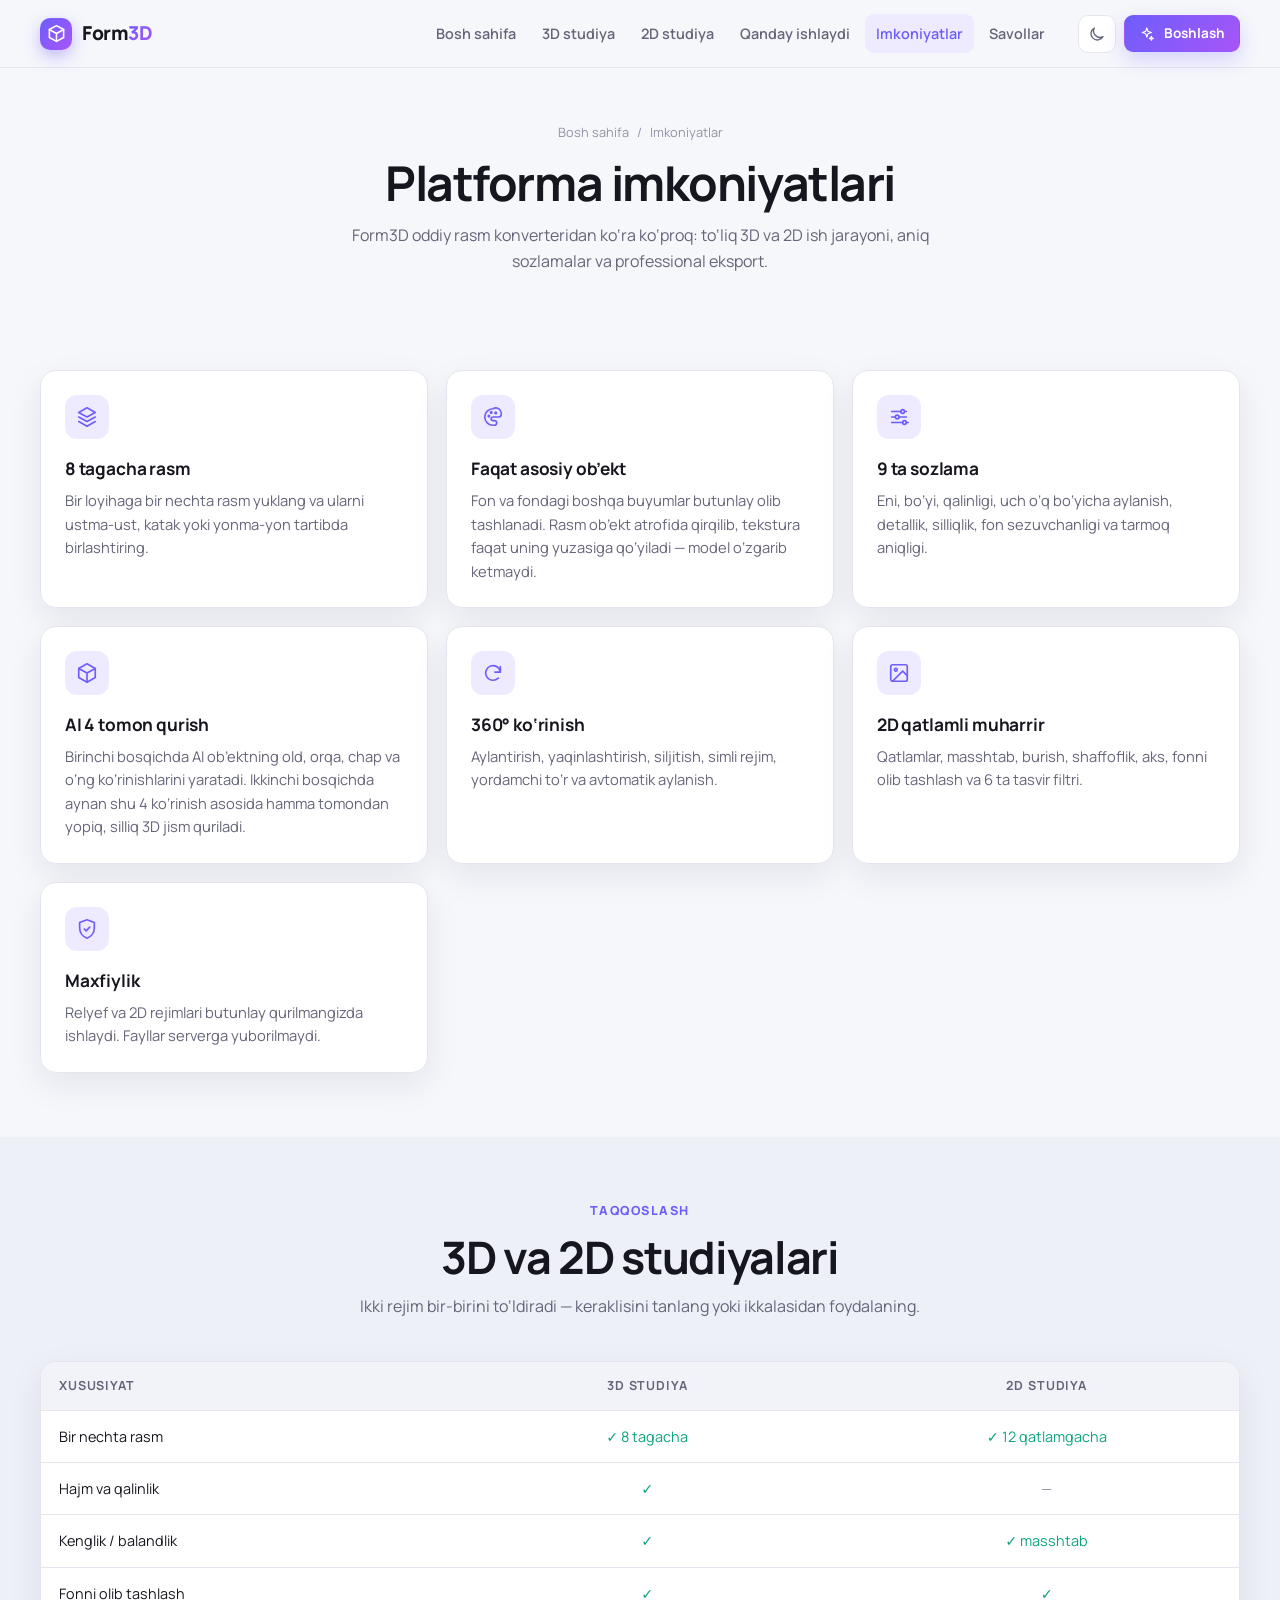
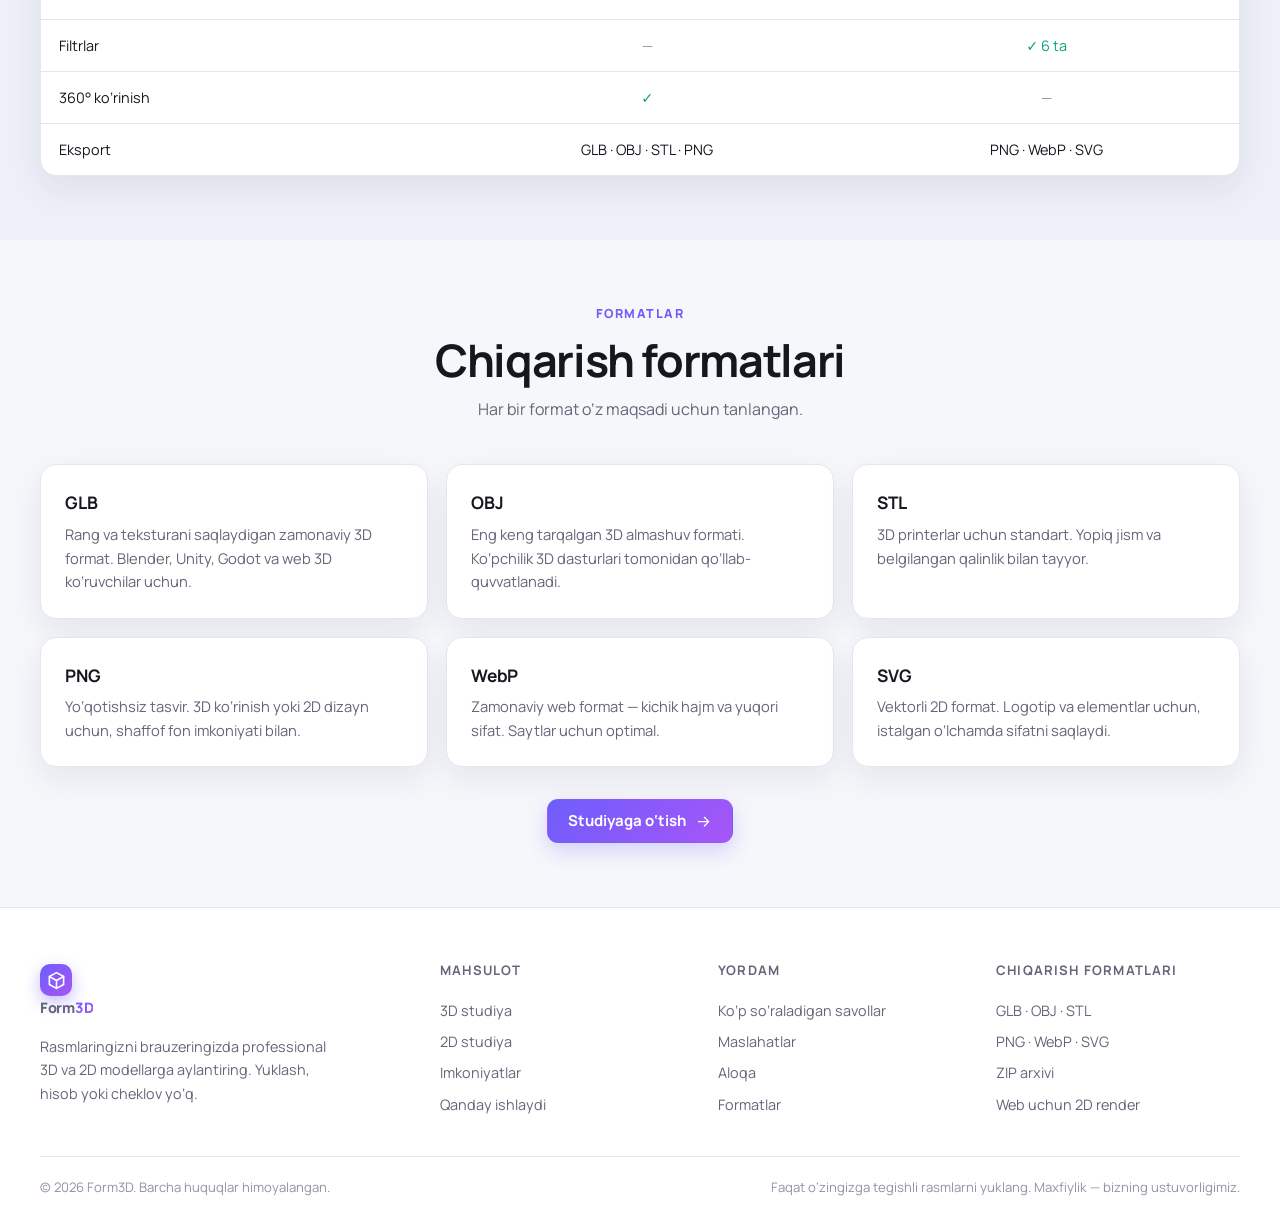
<file: features.html>
<!DOCTYPE html>
<html lang="uz">
<head>
<meta charset="utf-8">
<meta name="viewport" content="width=device-width, initial-scale=1, viewport-fit=cover">
<meta name="description" content="Form3D imkoniyatlari — ko‘p rasm, aniq tekstura, model sozlash, 3D va 2D eksport formatlari.">
<meta name="theme-color" content="#6d5efc">
<link rel="icon" type="image/svg+xml" href="favicon.svg">
<title>Imkoniyatlar — Form3D</title>
<link rel="preconnect" href="https://fonts.googleapis.com">
<link rel="preconnect" href="https://fonts.gstatic.com" crossorigin>
<link href="https://fonts.googleapis.com/css2?family=Manrope:wght@400;500;600;700;800&display=swap" rel="stylesheet">
<link rel="stylesheet" href="style.css">
</head>
<body data-page="features">
<div id="site-header"></div>

<main>
  <div class="page-head container">
    <div class="crumb"><a href="index.html">Bosh sahifa</a> / <span>Imkoniyatlar</span></div>
    <h1>Platforma imkoniyatlari</h1>
    <p class="lead">Form3D oddiy rasm konverteridan ko‘ra ko‘proq: to‘liq 3D va 2D ish jarayoni, aniq sozlamalar va professional eksport.</p>
  </div>

  <section class="section tight">
    <div class="container">
      <div class="grid g3">
        <div class="card feature-card reveal"><div class="ico-box"><svg class="ico"><use href="#i-layers"></use></svg></div><h3>8 tagacha rasm</h3><p>Bir loyihaga bir nechta rasm yuklang va ularni ustma-ust, katak yoki yonma-yon tartibda birlashtiring.</p></div>
        <div class="card feature-card reveal"><div class="ico-box"><svg class="ico"><use href="#i-palette"></use></svg></div><h3>Faqat asosiy ob’ekt</h3><p>Fon va fondagi boshqa buyumlar butunlay olib tashlanadi. Rasm ob’ekt atrofida qirqilib, tekstura faqat uning yuzasiga qo‘yiladi — model o‘zgarib ketmaydi.</p></div>
        <div class="card feature-card reveal"><div class="ico-box"><svg class="ico"><use href="#i-sliders"></use></svg></div><h3>9 ta sozlama</h3><p>Eni, bo‘yi, qalinligi, uch o‘q bo‘yicha aylanish, detallik, silliqlik, fon sezuvchanligi va tarmoq aniqligi.</p></div>
        <div class="card feature-card reveal"><div class="ico-box"><svg class="ico"><use href="#i-cube"></use></svg></div><h3>AI 4 tomon qurish</h3><p>Birinchi bosqichda AI ob’ektning old, orqa, chap va o‘ng ko‘rinishlarini yaratadi. Ikkinchi bosqichda aynan shu 4 ko‘rinish asosida hamma tomondan yopiq, silliq 3D jism quriladi.</p></div>
        <div class="card feature-card reveal"><div class="ico-box"><svg class="ico"><use href="#i-rotate"></use></svg></div><h3>360° ko‘rinish</h3><p>Aylantirish, yaqinlashtirish, siljitish, simli rejim, yordamchi to‘r va avtomatik aylanish.</p></div>
        <div class="card feature-card reveal"><div class="ico-box"><svg class="ico"><use href="#i-image"></use></svg></div><h3>2D qatlamli muharrir</h3><p>Qatlamlar, masshtab, burish, shaffoflik, aks, fonni olib tashlash va 6 ta tasvir filtri.</p></div>
        <div class="card feature-card reveal"><div class="ico-box"><svg class="ico"><use href="#i-shield"></use></svg></div><h3>Maxfiylik</h3><p>Relyef va 2D rejimlari butunlay qurilmangizda ishlaydi. Fayllar serverga yuborilmaydi.</p></div>
      </div>
    </div>
  </section>

  <section class="section tight" style="background:var(--bg-alt)">
    <div class="container">
      <div class="section-head reveal"><span class="eyebrow">Taqqoslash</span><h2>3D va 2D studiyalari</h2><p>Ikki rejim bir-birini to‘ldiradi — keraklisini tanlang yoki ikkalasidan foydalaning.</p></div>
      <div class="tbl-wrap reveal">
        <table>
          <thead><tr><th>Xususiyat</th><th>3D studiya</th><th>2D studiya</th></tr></thead>
          <tbody>
            <tr><td>Bir nechta rasm</td><td class="yes">✓ 8 tagacha</td><td class="yes">✓ 12 qatlamgacha</td></tr>
            <tr><td>Hajm va qalinlik</td><td class="yes">✓</td><td class="no">—</td></tr>
            <tr><td>Kenglik / balandlik</td><td class="yes">✓</td><td class="yes">✓ masshtab</td></tr>
            <tr><td>Fonni olib tashlash</td><td class="yes">✓</td><td class="yes">✓</td></tr>
            <tr><td>Filtrlar</td><td class="no">—</td><td class="yes">✓ 6 ta</td></tr>
            <tr><td>360° ko‘rinish</td><td class="yes">✓</td><td class="no">—</td></tr>
            <tr><td>Eksport</td><td>GLB · OBJ · STL · PNG</td><td>PNG · WebP · SVG</td></tr>
          </tbody>
        </table>
      </div>
    </div>
  </section>

  <section class="section tight" id="formatlar">
    <div class="container">
      <div class="section-head reveal"><span class="eyebrow">Formatlar</span><h2>Chiqarish formatlari</h2><p>Har bir format o‘z maqsadi uchun tanlangan.</p></div>
      <div class="grid g3">
        <div class="card reveal"><h3>GLB</h3><p>Rang va teksturani saqlaydigan zamonaviy 3D format. Blender, Unity, Godot va web 3D ko‘ruvchilar uchun.</p></div>
        <div class="card reveal"><h3>OBJ</h3><p>Eng keng tarqalgan 3D almashuv formati. Ko‘pchilik 3D dasturlari tomonidan qo‘llab-quvvatlanadi.</p></div>
        <div class="card reveal"><h3>STL</h3><p>3D printerlar uchun standart. Yopiq jism va belgilangan qalinlik bilan tayyor.</p></div>
        <div class="card reveal"><h3>PNG</h3><p>Yo‘qotishsiz tasvir. 3D ko‘rinish yoki 2D dizayn uchun, shaffof fon imkoniyati bilan.</p></div>
        <div class="card reveal"><h3>WebP</h3><p>Zamonaviy web format — kichik hajm va yuqori sifat. Saytlar uchun optimal.</p></div>
        <div class="card reveal"><h3>SVG</h3><p>Vektorli 2D format. Logotip va elementlar uchun, istalgan o‘lchamda sifatni saqlaydi.</p></div>
      </div>
      <div class="center mt-5"><a href="3d.html" class="btn">Studiyaga o‘tish <svg class="ico"><use href="#i-arrow"></use></svg></a></div>
    </div>
  </section>
</main>

<div id="site-footer"></div>
<script src="common.js"></script>
</body>
</html>
</file>
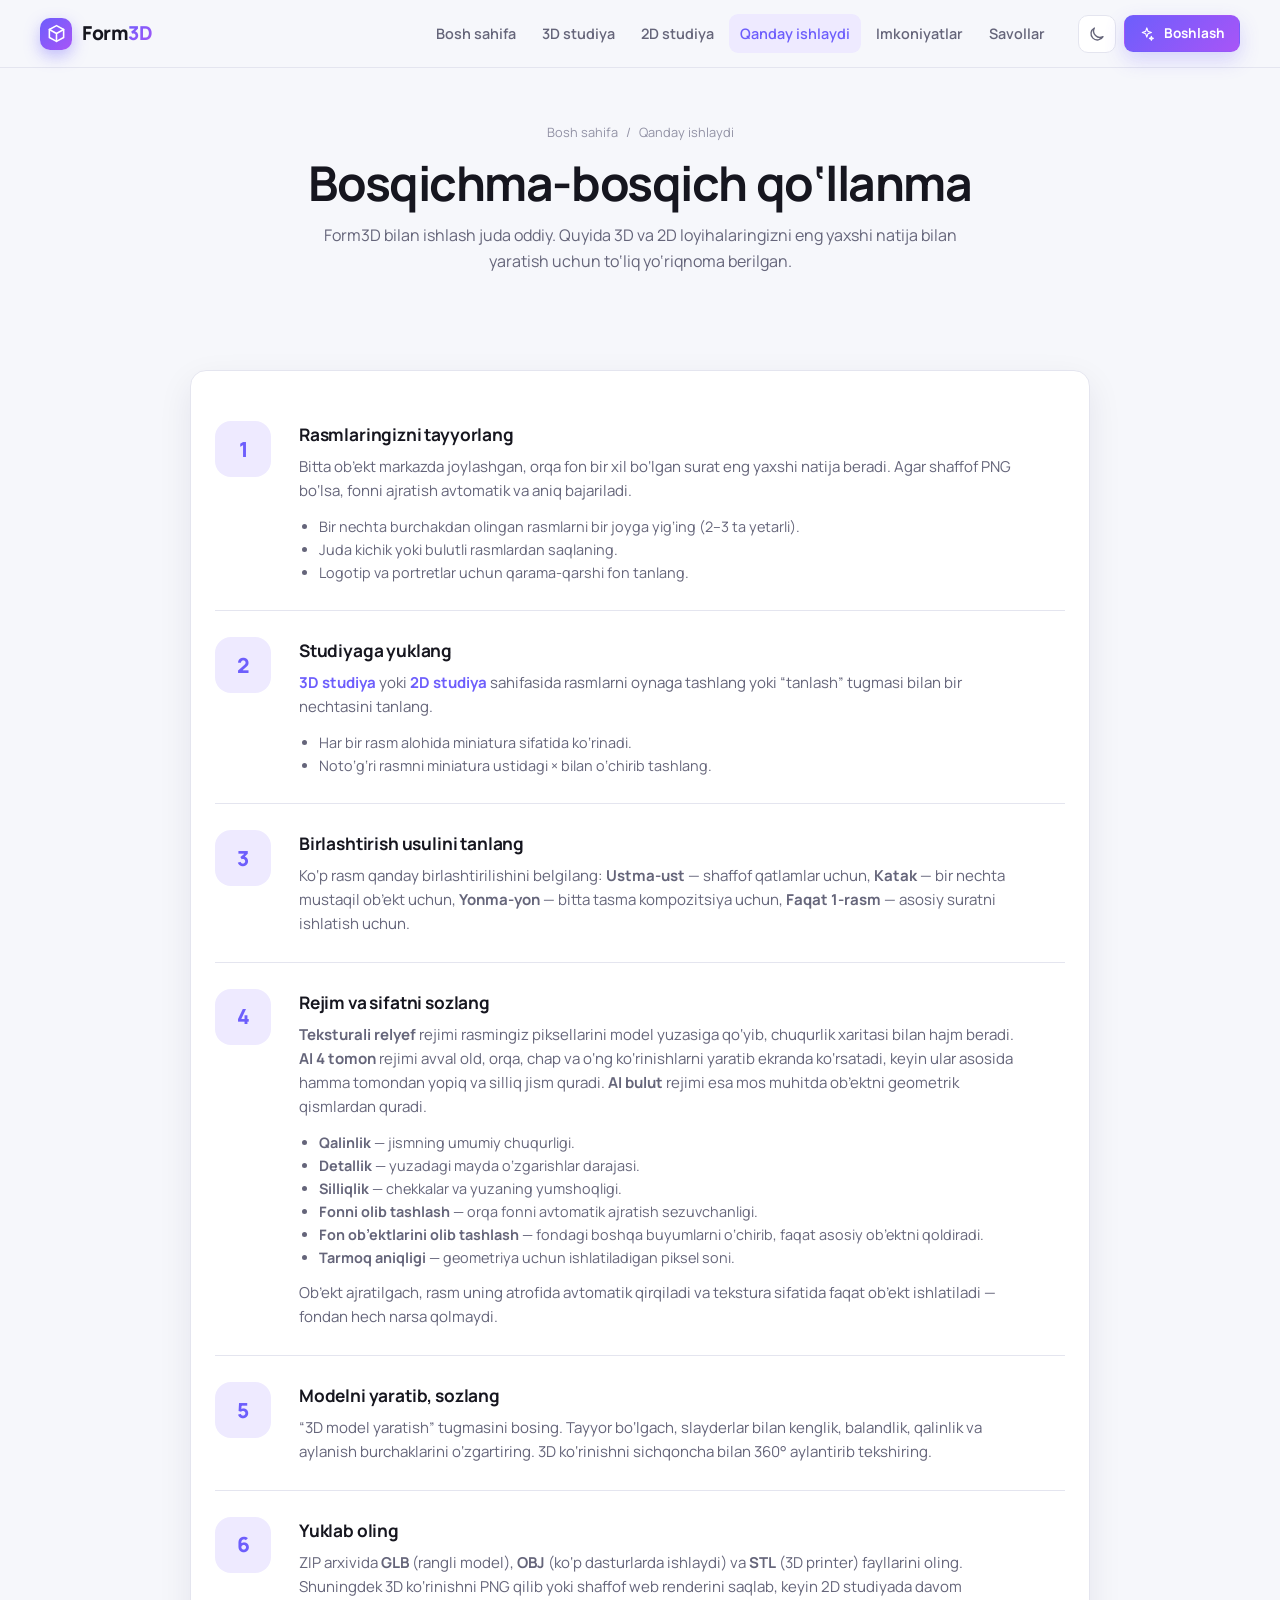
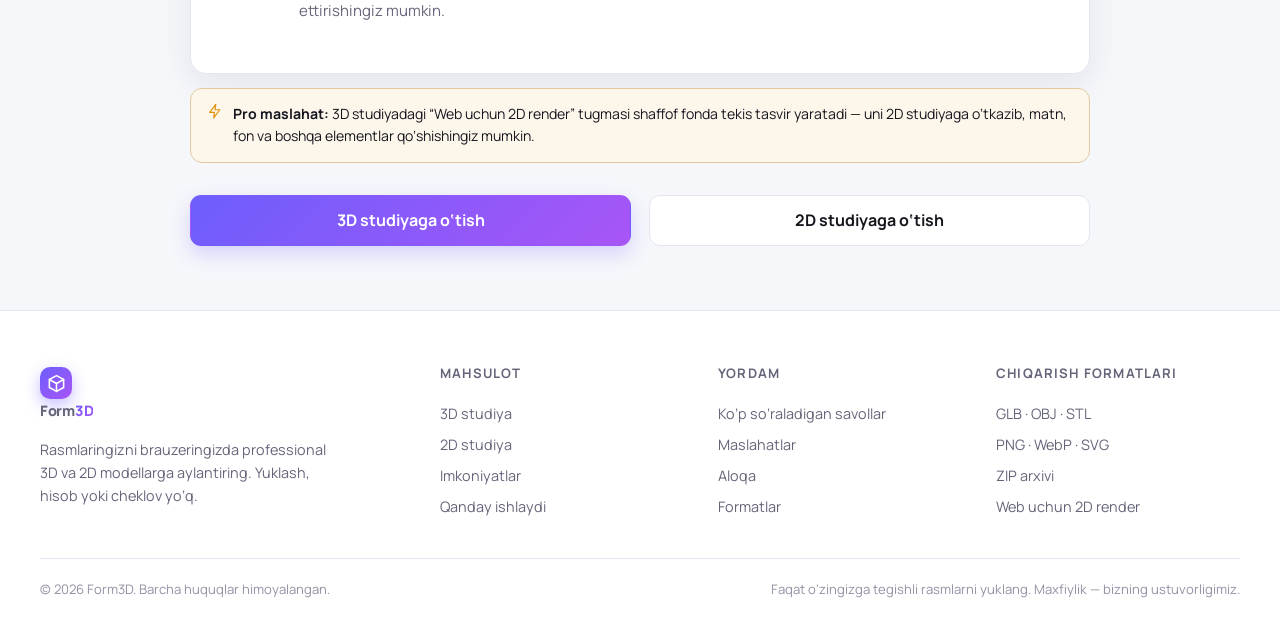
<file: how-it-works.html>
<!DOCTYPE html>
<html lang="uz">
<head>
<meta charset="utf-8">
<meta name="viewport" content="width=device-width, initial-scale=1, viewport-fit=cover">
<meta name="description" content="Form3D qanday ishlaydi — rasm yuklashdan tortib 3D va 2D faylni yuklab olishgacha bosqichma-bosqich qo‘llanma.">
<meta name="theme-color" content="#6d5efc">
<link rel="icon" type="image/svg+xml" href="favicon.svg">
<title>Qanday ishlaydi — Form3D</title>
<link rel="preconnect" href="https://fonts.googleapis.com">
<link rel="preconnect" href="https://fonts.gstatic.com" crossorigin>
<link href="https://fonts.googleapis.com/css2?family=Manrope:wght@400;500;600;700;800&display=swap" rel="stylesheet">
<link rel="stylesheet" href="style.css">
</head>
<body data-page="guide">
<div id="site-header"></div>

<main>
  <div class="page-head container">
    <div class="crumb"><a href="index.html">Bosh sahifa</a> / <span>Qanday ishlaydi</span></div>
    <h1>Bosqichma-bosqich qo‘llanma</h1>
    <p class="lead">Form3D bilan ishlash juda oddiy. Quyida 3D va 2D loyihalaringizni eng yaxshi natija bilan yaratish uchun to‘liq yo‘riqnoma berilgan.</p>
  </div>

  <section class="section tight">
    <div class="container" style="max-width:900px">
      <div class="card">
        <div class="guide-step"><div class="n">1</div><div><h3>Rasmlaringizni tayyorlang</h3><p>Bitta ob’ekt markazda joylashgan, orqa fon bir xil bo‘lgan surat eng yaxshi natija beradi. Agar shaffof PNG bo‘lsa, fonni ajratish avtomatik va aniq bajariladi.</p><ul><li>Bir nechta burchakdan olingan rasmlarni bir joyga yig‘ing (2–3 ta yetarli).</li><li>Juda kichik yoki bulutli rasmlardan saqlaning.</li><li>Logotip va portretlar uchun qarama-qarshi fon tanlang.</li></ul></div></div>
        <div class="guide-step"><div class="n">2</div><div><h3>Studiyaga yuklang</h3><p><a href="3d.html" style="color:var(--brand);font-weight:700">3D studiya</a> yoki <a href="2d.html" style="color:var(--brand);font-weight:700">2D studiya</a> sahifasida rasmlarni oynaga tashlang yoki “tanlash” tugmasi bilan bir nechtasini tanlang.</p><ul><li>Har bir rasm alohida miniatura sifatida ko‘rinadi.</li><li>Noto‘g‘ri rasmni miniatura ustidagi × bilan o‘chirib tashlang.</li></ul></div></div>
        <div class="guide-step"><div class="n">3</div><div><h3>Birlashtirish usulini tanlang</h3><p>Ko‘p rasm qanday birlashtirilishini belgilang: <b>Ustma-ust</b> — shaffof qatlamlar uchun, <b>Katak</b> — bir nechta mustaqil ob’ekt uchun, <b>Yonma-yon</b> — bitta tasma kompozitsiya uchun, <b>Faqat 1-rasm</b> — asosiy suratni ishlatish uchun.</p></div></div>
        <div class="guide-step"><div class="n">4</div><div><h3>Rejim va sifatni sozlang</h3><p><b>Teksturali relyef</b> rejimi rasmingiz piksellarini model yuzasiga qo‘yib, chuqurlik xaritasi bilan hajm beradi. <b>AI 4 tomon</b> rejimi avval old, orqa, chap va o‘ng ko‘rinishlarni yaratib ekranda ko‘rsatadi, keyin ular asosida hamma tomondan yopiq va silliq jism quradi. <b>AI bulut</b> rejimi esa mos muhitda ob’ektni geometrik qismlardan quradi.</p><ul><li><b>Qalinlik</b> — jismning umumiy chuqurligi.</li><li><b>Detallik</b> — yuzadagi mayda o‘zgarishlar darajasi.</li><li><b>Silliqlik</b> — chekkalar va yuzaning yumshoqligi.</li><li><b>Fonni olib tashlash</b> — orqa fonni avtomatik ajratish sezuvchanligi.</li><li><b>Fon ob’ektlarini olib tashlash</b> — fondagi boshqa buyumlarni o‘chirib, faqat asosiy ob’ektni qoldiradi.</li><li><b>Tarmoq aniqligi</b> — geometriya uchun ishlatiladigan piksel soni.</li></ul><p style="margin-top:12px">Ob’ekt ajratilgach, rasm uning atrofida avtomatik qirqiladi va tekstura sifatida faqat ob’ekt ishlatiladi — fondan hech narsa qolmaydi.</p></div></div>
        <div class="guide-step"><div class="n">5</div><div><h3>Modelni yaratib, sozlang</h3><p>“3D model yaratish” tugmasini bosing. Tayyor bo‘lgach, slayderlar bilan kenglik, balandlik, qalinlik va aylanish burchaklarini o‘zgartiring. 3D ko‘rinishni sichqoncha bilan 360° aylantirib tekshiring.</p></div></div>
        <div class="guide-step"><div class="n">6</div><div><h3>Yuklab oling</h3><p>ZIP arxivida <b>GLB</b> (rangli model), <b>OBJ</b> (ko‘p dasturlarda ishlaydi) va <b>STL</b> (3D printer) fayllarini oling. Shuningdek 3D ko‘rinishni PNG qilib yoki shaffof web renderini saqlab, keyin 2D studiyada davom ettirishingiz mumkin.</p></div></div>
      </div>

      <div class="tip" id="maslahatlar"><svg class="ico"><use href="#i-bolt"></use></svg><div><strong>Pro maslahat:</strong> 3D studiyadagi “Web uchun 2D render” tugmasi shaffof fonda tekis tasvir yaratadi — uni 2D studiyaga o‘tkazib, matn, fon va boshqa elementlar qo‘shishingiz mumkin.</div></div>

      <div class="grid g2 mt-5">
        <a href="3d.html" class="btn lg">3D studiyaga o‘tish</a>
        <a href="2d.html" class="btn ghost lg">2D studiyaga o‘tish</a>
      </div>
    </div>
  </section>
</main>

<div id="site-footer"></div>
<script src="common.js"></script>
</body>
</html>
</file>
<file: style.css>
/* ==========================================================================
   Form3D — Professional UI system
   ========================================================================== */
:root{
  --bg:#f6f7fb; --bg-alt:#eef0f8; --surface:#ffffff; --surface-2:#f2f3f9;
  --text:#16161f; --muted:#65657a; --faint:#9292a5; --line:#e4e5ef;
  --brand:#6d5efc; --brand-2:#a855f7; --brand-soft:#eeeaff; --brand-ink:#fff;
  --ok:#0ea37f; --ok-soft:#e5f8f2; --warn:#e0930b; --danger:#e5484d;
  --shadow:0 12px 34px rgba(30,26,70,.08); --shadow-lg:0 24px 64px rgba(30,26,70,.14);
  --r:16px; --r-sm:10px; --header-h:68px; --max:1200px;
  --grad:linear-gradient(135deg,var(--brand),var(--brand-2));
  --checker:conic-gradient(#dfe0ea 25%,#fff 0 50%,#dfe0ea 0 75%,#fff 0) 0 0/20px 20px;
}
html[data-theme="dark"]{
  --bg:#0b0b12; --bg-alt:#101018; --surface:#15151f; --surface-2:#1c1c29;
  --text:#f4f4fa; --muted:#9c9cb0; --faint:#71718a; --line:#282838;
  --brand:#8b7bff; --brand-2:#c77dff; --brand-soft:#241d40; --brand-ink:#120d22;
  --ok:#34d3a6; --ok-soft:#123328; --warn:#fbbf24; --danger:#ff6b6b;
  --shadow:0 14px 40px rgba(0,0,0,.34); --shadow-lg:0 28px 70px rgba(0,0,0,.5);
  --checker:conic-gradient(#242433 25%,#15151f 0 50%,#242433 0 75%,#15151f 0) 0 0/20px 20px;
}
*,*::before,*::after{box-sizing:border-box}
html{scroll-behavior:smooth;scroll-padding-top:calc(var(--header-h) + 18px)}
body{margin:0;background:var(--bg);color:var(--text);font-family:Manrope,system-ui,-apple-system,"Segoe UI",Roboto,sans-serif;line-height:1.6;-webkit-font-smoothing:antialiased;overflow-x:hidden}
body.nav-open{overflow:hidden}
img,svg,canvas{display:block;max-width:100%}
a{color:inherit;text-decoration:none}
button,input,select,textarea{font:inherit;color:inherit}
button{cursor:pointer}
::selection{background:var(--brand);color:#fff}
.ico{width:1.15em;height:1.15em;fill:none;stroke:currentColor;stroke-width:1.8;stroke-linecap:round;stroke-linejoin:round;flex:none}
.ico.fill{fill:currentColor;stroke:none}
.container{width:min(100% - 36px,var(--max));margin-inline:auto}
.sr{position:absolute;width:1px;height:1px;overflow:hidden;clip:rect(0 0 0 0);white-space:nowrap}

/* ---------- Header ---------- */
.site-header{position:sticky;top:0;z-index:50;height:var(--header-h);background:color-mix(in srgb,var(--bg) 86%,transparent);backdrop-filter:blur(16px);border-bottom:1px solid var(--line)}
.header-inner{height:100%;display:flex;align-items:center;gap:22px}
.brand{display:flex;align-items:center;gap:10px;font-weight:800;font-size:1.2rem;letter-spacing:-.02em;white-space:nowrap}
.brand-mark{width:32px;height:32px;border-radius:10px;background:var(--grad);display:grid;place-items:center;color:#fff;box-shadow:0 6px 16px color-mix(in srgb,var(--brand) 40%,transparent)}
.brand-mark .ico{width:19px;height:19px;stroke-width:2}
.grad-text{background:var(--grad);-webkit-background-clip:text;background-clip:text;color:transparent}
.nav{display:flex;align-items:center;gap:4px;margin-left:auto;font-size:.9rem;font-weight:600;color:var(--muted)}
.nav a{padding:8px 11px;border-radius:9px;transition:.18s}
.nav a:hover{color:var(--text);background:var(--surface-2)}
.nav a.active{color:var(--brand);background:var(--brand-soft)}
.header-actions{display:flex;align-items:center;gap:8px}
.icon-btn{width:38px;height:38px;display:grid;place-items:center;border:1px solid var(--line);background:var(--surface);border-radius:10px;color:var(--muted);transition:.18s}
.icon-btn:hover{color:var(--brand);border-color:var(--brand)}
.icon-btn .ico{width:18px;height:18px}
.nav-toggle{display:none}
@media(max-width:1060px){.nav{position:fixed;inset:var(--header-h) 0 auto;flex-direction:column;align-items:stretch;gap:4px;background:var(--surface);border-bottom:1px solid var(--line);padding:16px 18px 20px;box-shadow:var(--shadow-lg);transform:translateY(-12px);opacity:0;pointer-events:none;transition:.2s}.nav.open{transform:none;opacity:1;pointer-events:auto}.nav a{padding:12px 14px}.nav-toggle{display:grid}}

/* ---------- Buttons ---------- */
.btn{display:inline-flex;align-items:center;justify-content:center;gap:9px;border:1px solid transparent;border-radius:11px;padding:12px 20px;font-weight:700;font-size:.94rem;line-height:1.2;background:var(--grad);color:#fff;box-shadow:0 8px 20px color-mix(in srgb,var(--brand) 24%,transparent);transition:transform .16s,box-shadow .16s,opacity .16s;white-space:nowrap}
.btn:hover{transform:translateY(-2px);box-shadow:0 14px 28px color-mix(in srgb,var(--brand) 34%,transparent)}
.btn:active{transform:translateY(0)}
.btn:disabled{opacity:.45;cursor:not-allowed;transform:none;box-shadow:none}
.btn.sm{padding:9px 14px;font-size:.85rem;border-radius:9px}
.btn.lg{padding:15px 26px;font-size:1rem}
.btn.block{width:100%}
.btn.ghost{background:var(--surface);color:var(--text);border-color:var(--line);box-shadow:none}
.btn.ghost:hover{border-color:var(--brand);color:var(--brand);box-shadow:none}
.btn.soft{background:var(--brand-soft);color:var(--brand);box-shadow:none}
.btn.soft:hover{box-shadow:none;background:color-mix(in srgb,var(--brand-soft) 80%,var(--brand) 20%)}
.btn.icon-only{padding:10px;width:40px;height:40px}

/* ---------- Shared bits ---------- */
.badge{display:inline-flex;align-items:center;gap:8px;border:1px solid var(--line);background:var(--surface);border-radius:99px;padding:6px 14px;font-size:.78rem;font-weight:700;color:var(--muted);box-shadow:var(--shadow)}
.badge .dot{width:7px;height:7px;border-radius:50%;background:var(--ok);box-shadow:0 0 0 4px color-mix(in srgb,var(--ok) 16%,transparent)}
.section{padding:88px 0}
.section.tight{padding:64px 0}
.section-head{max-width:660px;margin:0 auto 42px;text-align:center}
.eyebrow{display:block;font-size:.78rem;font-weight:800;letter-spacing:.12em;text-transform:uppercase;color:var(--brand);margin-bottom:10px}
.section-head h2,.page-head h1{font-size:clamp(1.9rem,3.6vw,2.8rem);line-height:1.14;letter-spacing:-.03em;margin:0 0 12px}
.section-head p,.page-head p{color:var(--muted);margin:0;font-size:1rem}
.grid{display:grid;gap:18px}
.g2{grid-template-columns:repeat(2,minmax(0,1fr))}
.g3{grid-template-columns:repeat(3,minmax(0,1fr))}
.g4{grid-template-columns:repeat(4,minmax(0,1fr))}
@media(max-width:900px){.g3,.g4{grid-template-columns:repeat(2,minmax(0,1fr))}}
@media(max-width:620px){.g2,.g3,.g4{grid-template-columns:1fr}}
.card{background:var(--surface);border:1px solid var(--line);border-radius:var(--r);padding:24px;box-shadow:var(--shadow)}
.card.pad-sm{padding:18px}
.card h3{margin:0 0 6px;font-size:1.08rem;letter-spacing:-.01em}
.card p{margin:0;color:var(--muted);font-size:.92rem}
.ico-box{width:44px;height:44px;border-radius:12px;background:var(--brand-soft);color:var(--brand);display:grid;place-items:center;margin-bottom:16px}
.ico-box .ico{width:22px;height:22px}
.feature-card{transition:transform .2s,box-shadow .2s,border-color .2s}
.feature-card:hover{transform:translateY(-5px);box-shadow:var(--shadow-lg);border-color:color-mix(in srgb,var(--brand) 35%,var(--line))}
.feature-card:hover .ico-box{background:var(--grad);color:#fff}
.muted{color:var(--muted)}.faint{color:var(--faint)}
.center{text-align:center}
.mt-0{margin-top:0}.mt-2{margin-top:8px}.mt-3{margin-top:16px}.mt-5{margin-top:32px}
.stack{display:flex;flex-direction:column;gap:10px}
.row{display:flex;align-items:center;gap:10px;flex-wrap:wrap}
.divider{height:1px;background:var(--line);margin:22px 0}
.pill{display:inline-flex;align-items:center;gap:6px;font-size:.75rem;font-weight:700;padding:4px 10px;border-radius:99px;background:var(--brand-soft);color:var(--brand)}
.pill.ok{background:var(--ok-soft);color:var(--ok)}
.reveal{opacity:0;transform:translateY(22px);transition:opacity .6s ease,transform .6s ease}
.reveal.in{opacity:1;transform:none}

/* ---------- Hero (home) ---------- */
.hero{position:relative;overflow:hidden;padding:78px 0 70px}
.hero::before,.hero::after{content:"";position:absolute;border-radius:50%;filter:blur(6px);pointer-events:none}
.hero::before{width:460px;height:460px;background:radial-gradient(circle,color-mix(in srgb,var(--brand) 22%,transparent),transparent 68%);top:-180px;left:-120px}
.hero::after{width:520px;height:520px;background:radial-gradient(circle,color-mix(in srgb,var(--brand-2) 18%,transparent),transparent 68%);bottom:-260px;right:-140px}
.hero-grid{display:grid;grid-template-columns:1.08fr .92fr;gap:54px;align-items:center;position:relative}
@media(max-width:960px){.hero-grid{grid-template-columns:1fr;gap:40px}}
.hero h1{font-size:clamp(2.4rem,5.4vw,4.1rem);line-height:1.06;letter-spacing:-.045em;margin:18px 0 18px}
.hero h1 .grad-text{display:block}
.hero-lead{font-size:1.1rem;color:var(--muted);max-width:560px;margin:0 0 28px}
.hero-cta{display:flex;gap:12px;flex-wrap:wrap}
.hero-meta{display:flex;gap:22px;flex-wrap:wrap;margin-top:30px;font-size:.84rem;color:var(--muted)}
.hero-meta span{display:flex;align-items:center;gap:7px}
.hero-meta .ico{color:var(--ok)}
.hero-visual{position:relative;height:420px;display:grid;place-items:center}
.orb{position:absolute;width:300px;height:300px;border-radius:50%;background:var(--grad);opacity:.13;filter:blur(36px)}
.float-card{position:absolute;background:color-mix(in srgb,var(--surface) 92%,transparent);border:1px solid var(--line);border-radius:18px;padding:12px 14px;box-shadow:var(--shadow-lg);backdrop-filter:blur(10px);font-size:.8rem;display:flex;align-items:center;gap:9px;font-weight:700;animation:float 5s ease-in-out infinite}
.float-card .ico{color:var(--brand)}
.float-card.a{top:38px;right:6px;animation-delay:.4s}
.float-card.b{bottom:54px;left:0;animation-delay:1.6s}
.float-card.c{bottom:18px;right:22px;animation-delay:2.6s}
@keyframes float{0%,100%{transform:translateY(0)}50%{transform:translateY(-12px)}}
.scene-3d{position:relative;width:320px;height:320px;display:grid;place-items:center;perspective:900px}
.cube3d{position:relative;width:150px;height:150px;transform-style:preserve-3d;animation:spin 16s linear infinite}
.cube3d span{position:absolute;inset:0;border:2px solid color-mix(in srgb,var(--brand) 70%,transparent);background:linear-gradient(135deg,color-mix(in srgb,var(--brand) 20%,transparent),color-mix(in srgb,var(--brand-2) 8%,transparent));border-radius:14px;box-shadow:inset 0 0 30px color-mix(in srgb,var(--brand) 18%,transparent)}
.cube3d span:nth-child(1){transform:translateZ(75px)}
.cube3d span:nth-child(2){transform:rotateY(180deg) translateZ(75px)}
.cube3d span:nth-child(3){transform:rotateY(90deg) translateZ(75px)}
.cube3d span:nth-child(4){transform:rotateY(-90deg) translateZ(75px)}
.cube3d span:nth-child(5){transform:rotateX(90deg) translateZ(75px)}
.cube3d span:nth-child(6){transform:rotateX(-90deg) translateZ(75px)}
@keyframes spin{from{transform:rotateX(-22deg) rotateY(0)}to{transform:rotateX(-22deg) rotateY(360deg)}}
.ring{position:absolute;width:270px;height:270px;border:1px dashed color-mix(in srgb,var(--brand) 34%,transparent);border-radius:50%;animation:spinR 30s linear infinite}
@keyframes spinR{to{transform:rotate(360deg)}}

/* ---------- Stats / marquee ---------- */
.stats{background:var(--surface);border-block:1px solid var(--line)}
.stats .container{display:grid;grid-template-columns:repeat(4,1fr);gap:12px;padding-block:28px}
@media(max-width:700px){.stats .container{grid-template-columns:repeat(2,1fr)}}
.stat{text-align:center;padding:8px}
.stat b{display:block;font-size:1.8rem;letter-spacing:-.03em;background:var(--grad);-webkit-background-clip:text;background-clip:text;color:transparent}
.stat span{font-size:.82rem;color:var(--muted)}

/* ---------- Steps ---------- */
.step{position:relative;padding-left:0;text-align:center}
.step-n{width:52px;height:52px;border-radius:16px;background:var(--grad);color:#fff;display:grid;place-items:center;font-weight:800;font-size:1.15rem;margin:0 auto 16px;box-shadow:0 10px 22px color-mix(in srgb,var(--brand) 30%,transparent)}
.step h3{margin:0 0 6px}
.step p{color:var(--muted);font-size:.92rem;margin:0}
.step::after{content:"";position:absolute;top:26px;left:calc(50% + 34px);width:calc(100% - 68px);border-top:2px dashed var(--line)}
.step:last-child::after{display:none}
@media(max-width:900px){.step::after{display:none}}

/* ---------- Showcase ---------- */
.show-card{border:1px solid var(--line);border-radius:var(--r);overflow:hidden;background:var(--surface);box-shadow:var(--shadow);transition:transform .2s}
.show-card:hover{transform:translateY(-4px)}
.show-card .thumb{height:170px;display:grid;place-items:center;background:var(--surface-2);position:relative;overflow:hidden}
.show-card .thumb::before{content:"";position:absolute;inset:0;background-image:linear-gradient(var(--line) 1px,transparent 1px),linear-gradient(90deg,var(--line) 1px,transparent 1px);background-size:22px 22px;opacity:.5}
.show-card .thumb span{font-size:3.4rem;position:relative;filter:drop-shadow(0 12px 14px rgba(0,0,0,.16))}
.show-card .body{padding:16px 18px}
.show-card h3{margin:0 0 4px;font-size:1rem}
.show-card p{margin:0;color:var(--muted);font-size:.85rem}

/* ---------- Split CTA cards ---------- */
.split-card{position:relative;overflow:hidden;border:1px solid var(--line);border-radius:22px;padding:34px;background:var(--surface);box-shadow:var(--shadow)}
.split-card::after{content:"";position:absolute;width:230px;height:230px;border-radius:50%;right:-90px;top:-100px;background:var(--grad);opacity:.1;filter:blur(10px)}
.split-card h3{font-size:1.5rem;margin:0 0 8px;letter-spacing:-.02em}
.split-card p{color:var(--muted);margin:0 0 22px;max-width:390px}
.split-card .list{list-style:none;padding:0;margin:0 0 24px;display:grid;gap:8px;font-size:.9rem}
.split-card li{display:flex;align-items:center;gap:9px}
.split-card li .ico{color:var(--ok)}

/* ---------- Testimonials ---------- */
.quote{font-size:.96rem;color:var(--text);margin:0 0 18px}
.who{display:flex;align-items:center;gap:11px}
.avatar{width:40px;height:40px;border-radius:50%;display:grid;place-items:center;font-weight:800;color:#fff;background:var(--grad)}
.who b{display:block;font-size:.88rem}
.who span{font-size:.78rem;color:var(--muted)}
.stars{color:var(--warn);display:flex;gap:2px;margin-bottom:12px}
.stars .ico{width:15px;height:15px}

/* ---------- FAQ ---------- */
.faq-list{max-width:820px;margin-inline:auto;display:grid;gap:10px}
.faq-item{background:var(--surface);border:1px solid var(--line);border-radius:14px;overflow:hidden}
.faq-item summary{list-style:none;cursor:pointer;padding:18px 20px;font-weight:700;display:flex;align-items:center;justify-content:space-between;gap:16px}
.faq-item summary::-webkit-details-marker{display:none}
.faq-item summary .ico{color:var(--muted);transition:transform .2s}
.faq-item[open] summary .ico{transform:rotate(180deg);color:var(--brand)}
.faq-item .faq-body{padding:0 20px 18px;color:var(--muted);font-size:.93rem;border-top:1px solid var(--line);padding-top:14px;margin-top:0}
.faq-cat{font-size:.78rem;font-weight:800;text-transform:uppercase;letter-spacing:.1em;color:var(--brand);margin:26px 0 12px;text-align:center}

/* ---------- CTA banner ---------- */
.cta-banner{position:relative;overflow:hidden;border-radius:24px;padding:52px 40px;text-align:center;background:var(--grad);color:#fff}
.cta-banner::before,.cta-banner::after{content:"";position:absolute;border:1px solid rgba(255,255,255,.22);border-radius:50%}
.cta-banner::before{width:340px;height:340px;left:-120px;bottom:-210px}
.cta-banner::after{width:260px;height:260px;right:-80px;top:-140px}
.cta-banner h2{font-size:clamp(1.8rem,3.6vw,2.6rem);margin:0 0 10px;letter-spacing:-.03em;position:relative}
.cta-banner p{margin:0 auto 26px;max-width:540px;opacity:.9;position:relative}
.cta-banner .btn{background:#fff;color:var(--brand);box-shadow:0 12px 28px rgba(0,0,0,.14);position:relative}
.cta-banner .btn.ghost{background:transparent;color:#fff;border-color:rgba(255,255,255,.5)}

/* ---------- Footer ---------- */
.site-footer{background:var(--surface);border-top:1px solid var(--line);padding:52px 0 26px}
.footer-grid{display:grid;grid-template-columns:1.5fr repeat(3,1fr);gap:34px}
@media(max-width:820px){.footer-grid{grid-template-columns:1fr 1fr}}
.footer-grid h4{font-size:.82rem;text-transform:uppercase;letter-spacing:.09em;margin:0 0 14px;color:var(--muted)}
.footer-grid a{display:block;font-size:.9rem;color:var(--muted);padding:4px 0}
.footer-grid a:hover{color:var(--brand)}
.footer-about p{color:var(--muted);font-size:.9rem;max-width:300px;margin:12px 0 0}
.footer-bottom{border-top:1px solid var(--line);margin-top:36px;padding-top:20px;display:flex;justify-content:space-between;gap:14px;flex-wrap:wrap;font-size:.82rem;color:var(--faint)}

/* ---------- Page header ---------- */
.page-head{padding:54px 0 32px;text-align:center;position:relative}
.page-head h1{font-size:clamp(2rem,4vw,3rem)}
.page-head .lead{max-width:640px;margin:12px auto 0;color:var(--muted)}
.crumb{display:flex;gap:8px;align-items:center;justify-content:center;font-size:.8rem;color:var(--faint);margin-bottom:14px}
.crumb a:hover{color:var(--brand)}

/* ---------- Studio layout ---------- */
.studio-layout{display:grid;grid-template-columns:372px minmax(0,1fr);gap:18px;align-items:start;padding-bottom:70px}
@media(max-width:1020px){.studio-layout{grid-template-columns:1fr}}
.panel{background:var(--surface);border:1px solid var(--line);border-radius:var(--r);box-shadow:var(--shadow)}
.panel-pad{padding:20px}
.panel-title{display:flex;align-items:center;justify-content:space-between;gap:10px;margin:0 0 14px;font-size:.82rem;font-weight:800;text-transform:uppercase;letter-spacing:.08em;color:var(--muted)}
.panel-title .pill{text-transform:none;letter-spacing:0}
.field{margin:0 0 16px}
.field:last-child{margin-bottom:0}
.field > label,.lbl{display:flex;align-items:center;justify-content:space-between;gap:10px;font-size:.82rem;font-weight:700;color:var(--muted);margin-bottom:7px}
.field output{color:var(--text);font-variant-numeric:tabular-nums;font-weight:800;font-size:.8rem}
input[type=range]{width:100%;height:5px;appearance:none;background:var(--surface-2);border-radius:99px;outline:none;accent-color:var(--brand)}
input[type=range]::-webkit-slider-thumb{appearance:none;width:16px;height:16px;border-radius:50%;background:var(--brand);border:3px solid var(--surface);box-shadow:0 1px 6px rgba(0,0,0,.25);cursor:pointer}
input[type=range]::-moz-range-thumb{width:12px;height:12px;border-radius:50%;background:var(--brand);border:3px solid var(--surface);cursor:pointer}
input[type=text],input[type=number],select{width:100%;border:1px solid var(--line);background:var(--surface-2);border-radius:9px;padding:9px 11px;font-size:.86rem;outline:none}
input[type=text]:focus,input[type=number]:focus,select:focus{border-color:var(--brand);box-shadow:0 0 0 3px var(--brand-soft)}
.seg{display:grid;grid-template-columns:repeat(var(--cols,2),1fr);gap:7px}
.seg label{border:1px solid var(--line);border-radius:11px;padding:10px 8px;text-align:center;cursor:pointer;font-size:.8rem;font-weight:700;color:var(--muted);transition:.16s;display:grid;gap:3px;line-height:1.25}
.seg label small{font-weight:500;font-size:.7rem;color:var(--faint)}
.seg input{position:absolute;opacity:0;pointer-events:none}
.seg label:has(input:checked){border-color:var(--brand);background:var(--brand-soft);color:var(--brand)}
.seg label:has(input:checked) small{color:var(--brand)}
.seg label:has(input:disabled){opacity:.4;cursor:not-allowed}
.seg label .ico{width:18px;height:18px;margin:0 auto 2px}
.dropzone{border:2px dashed var(--line);border-radius:13px;padding:20px 14px;text-align:center;cursor:pointer;transition:.18s;background:var(--surface-2);color:var(--muted)}
.dropzone:hover,.dropzone.on{border-color:var(--brand);background:var(--brand-soft)}
.dropzone .ico{width:26px;height:26px;color:var(--brand);margin:0 auto 8px}
.dropzone b{display:block;color:var(--text);font-size:.9rem}
.dropzone span{font-size:.76rem}
.thumbs{display:grid;grid-template-columns:repeat(4,1fr);gap:7px;margin-top:12px}
.thumb{position:relative;aspect-ratio:1;border-radius:9px;overflow:hidden;border:2px solid transparent;background:var(--surface-2);cursor:pointer}
.thumb.sel{border-color:var(--brand)}
.thumb img{width:100%;height:100%;object-fit:cover}
.thumb .x{position:absolute;top:2px;right:2px;width:18px;height:18px;border-radius:50%;background:rgba(0,0,0,.6);color:#fff;border:0;display:grid;place-items:center;font-size:12px;line-height:1;padding:0}
.thumb .idx{position:absolute;bottom:2px;left:3px;background:rgba(0,0,0,.6);color:#fff;font-size:.6rem;padding:0 4px;border-radius:4px}
.hintline{font-size:.75rem;color:var(--faint);margin:8px 0 0}
.accordion{border:1px solid var(--line);border-radius:12px;overflow:hidden;margin-bottom:10px}
.accordion > summary{cursor:pointer;padding:12px 14px;font-size:.85rem;font-weight:700;background:var(--surface-2);display:flex;align-items:center;justify-content:space-between;list-style:none}
.accordion > summary::-webkit-details-marker{display:none}
.accordion > summary .ico{color:var(--muted);transition:.2s;width:16px;height:16px}
.accordion[open] > summary .ico{transform:rotate(180deg)}
.accordion .inner{padding:14px}

/* Stage */
.stage{position:relative;height:min(72vh,680px);min-height:440px;border-radius:var(--r);overflow:hidden;border:1px solid var(--line);background:radial-gradient(circle at 50% 32%,color-mix(in srgb,var(--brand) 11%,var(--surface-2)),var(--surface-2) 70%)}
.stage canvas.gl{width:100%;height:100%;display:block;touch-action:none;cursor:grab;position:relative;z-index:1}
.stage canvas.gl:active{cursor:grabbing}
.stage::after{content:"";position:absolute;inset:0;pointer-events:none;background-image:linear-gradient(color-mix(in srgb,var(--muted) 12%,transparent) 1px,transparent 1px),linear-gradient(90deg,color-mix(in srgb,var(--muted) 12%,transparent) 1px,transparent 1px);background-size:40px 40px;mask-image:radial-gradient(circle at 50% 50%,#000 10%,transparent 72%);opacity:.45;z-index:0}
.stage-overlay{position:absolute;inset:0;z-index:3;display:flex;flex-direction:column;align-items:center;justify-content:center;gap:12px;text-align:center;padding:24px;color:var(--muted);pointer-events:none}
.stage-overlay.hide{display:none}
.stage-overlay .big{font-size:3.4rem;filter:drop-shadow(0 12px 18px rgba(0,0,0,.14))}
.stage-overlay h3{margin:0;color:var(--text);font-size:1.1rem}
.stage-overlay p{margin:0;max-width:360px;font-size:.88rem}
.busy{background:color-mix(in srgb,var(--surface-2) 88%,transparent);z-index:4;pointer-events:auto;backdrop-filter:blur(4px)}
.prog{width:min(300px,70%);height:7px;border-radius:99px;background:var(--surface-2);border:1px solid var(--line);overflow:hidden}
.prog i{display:block;height:100%;width:0;background:var(--grad);transition:width .3s}
.toolbar{position:absolute;top:12px;left:12px;right:12px;z-index:5;display:flex;gap:7px;flex-wrap:wrap;pointer-events:none}
.toolbar > *{pointer-events:auto}
.toolbar .spacer{flex:1}
.tool-btn{display:inline-flex;align-items:center;gap:6px;border:1px solid var(--line);background:color-mix(in srgb,var(--surface) 90%,transparent);backdrop-filter:blur(8px);border-radius:9px;padding:8px 11px;font-size:.78rem;font-weight:700;color:var(--muted)}
.tool-btn:hover,.tool-btn.on{color:var(--brand);border-color:var(--brand)}
.tool-btn .ico{width:15px;height:15px}
.stage-hint{position:absolute;bottom:12px;left:0;right:0;z-index:5;text-align:center;font-size:.72rem;color:var(--muted);pointer-events:none}
.stage-badge{position:absolute;bottom:12px;right:12px;z-index:5;font-size:.7rem;font-weight:700;color:var(--muted);background:color-mix(in srgb,var(--surface) 85%,transparent);border:1px solid var(--line);padding:4px 9px;border-radius:7px}
.export-bar{display:grid;grid-template-columns:repeat(auto-fit,minmax(150px,1fr));gap:8px;margin-top:12px}
.note-box{border-left:3px solid var(--brand);background:var(--brand-soft);color:var(--brand);padding:11px 13px;border-radius:0 10px 10px 0;font-size:.8rem;line-height:1.5}

/* ---------- 2D editor ---------- */
.editor-layout{display:grid;grid-template-columns:236px minmax(0,1fr) 272px;gap:16px;align-items:start;padding-bottom:70px}
@media(max-width:1180px){.editor-layout{grid-template-columns:230px minmax(0,1fr)}.editor-right{grid-column:1/-1}}
@media(max-width:820px){.editor-layout{grid-template-columns:1fr}}
.editor-center{display:grid;gap:12px}
.canvas-wrap{min-height:480px;border-radius:var(--r);border:1px solid var(--line);background:var(--checker);display:grid;place-items:center;padding:24px;overflow:auto}
.canvas-wrap canvas{max-width:100%;max-height:56vh;box-shadow:0 18px 50px rgba(20,15,50,.2);background:transparent}
.layer-list{display:grid;gap:7px;max-height:330px;overflow:auto}
.layer-item{display:flex;align-items:center;gap:8px;border:1px solid var(--line);border-radius:10px;padding:7px;background:var(--surface);cursor:pointer;font-size:.78rem}
.layer-item.sel{border-color:var(--brand);background:var(--brand-soft)}
.layer-item img{width:34px;height:34px;object-fit:cover;border-radius:6px;background:var(--surface-2)}
.layer-item .nm{flex:1;min-width:0;overflow:hidden;text-overflow:ellipsis;white-space:nowrap;font-weight:700}
.layer-item button{border:0;background:transparent;color:var(--faint);padding:3px;border-radius:5px}
.layer-item button:hover{color:var(--danger);background:var(--surface-2)}
.layer-item button.eye:hover{color:var(--brand)}
.empty-layers{text-align:center;color:var(--faint);font-size:.82rem;padding:24px 8px;border:1px dashed var(--line);border-radius:10px}
.filter-grid{display:grid;grid-template-columns:1fr 1fr;gap:10px}
.size-row{display:flex;gap:6px;flex-wrap:wrap}
.chip{border:1px solid var(--line);background:var(--surface-2);border-radius:8px;padding:6px 9px;font-size:.74rem;font-weight:700;color:var(--muted)}
.chip.on{border-color:var(--brand);color:var(--brand);background:var(--brand-soft)}
.color-row{display:flex;gap:8px;align-items:center}
input[type=color]{width:38px;height:34px;border:1px solid var(--line);border-radius:8px;padding:2px;background:var(--surface);cursor:pointer}

/* ---------- Table / comparison ---------- */
.tbl-wrap{overflow:auto;border:1px solid var(--line);border-radius:var(--r);background:var(--surface);box-shadow:var(--shadow)}
table{width:100%;border-collapse:collapse;font-size:.9rem;min-width:620px}
th,td{padding:14px 18px;text-align:left;border-bottom:1px solid var(--line)}
th{font-size:.78rem;text-transform:uppercase;letter-spacing:.07em;color:var(--muted);background:var(--surface-2)}
td:not(:first-child),th:not(:first-child){text-align:center}
tbody tr:last-child td{border-bottom:0}
.yes{color:var(--ok)}.no{color:var(--faint)}

/* ---------- Guide ---------- */
.guide-step{display:grid;grid-template-columns:64px 1fr;gap:20px;align-items:start;padding:26px 0;border-bottom:1px solid var(--line)}
.guide-step:last-child{border-bottom:0}
.guide-step .n{width:56px;height:56px;border-radius:16px;background:var(--brand-soft);color:var(--brand);display:grid;place-items:center;font-size:1.3rem;font-weight:800}
.guide-step h3{margin:0 0 6px}
.guide-step p{margin:0;color:var(--muted);font-size:.94rem;max-width:720px}
.guide-step ul{margin:12px 0 0;padding-left:20px;color:var(--muted);font-size:.9rem}
.tip{border:1px solid color-mix(in srgb,var(--warn) 35%,var(--line));background:color-mix(in srgb,var(--warn) 8%,var(--surface));border-radius:12px;padding:14px 16px;font-size:.88rem;display:flex;gap:10px;margin-top:14px}
.tip .ico{color:var(--warn)}

/* ---------- Contact card ---------- */
.contact-card{display:grid;grid-template-columns:1fr 1fr;gap:20px;align-items:center}
@media(max-width:700px){.contact-card{grid-template-columns:1fr}}
.contact-actions{display:flex;gap:8px;flex-wrap:wrap}

/* ---------- Toast ---------- */
.toasts{position:fixed;bottom:20px;right:20px;z-index:100;display:grid;gap:8px;width:min(340px,calc(100vw - 32px))}
.toast{display:flex;align-items:flex-start;gap:10px;background:var(--surface);border:1px solid var(--line);border-left:3px solid var(--brand);border-radius:11px;padding:12px 14px;box-shadow:var(--shadow-lg);font-size:.85rem;animation:tin .25s ease}
.toast.ok{border-left-color:var(--ok)}.toast.err{border-left-color:var(--danger)}
.toast .ico{margin-top:2px;color:var(--brand)}
.toast.ok .ico{color:var(--ok)}.toast.err .ico{color:var(--danger)}
@keyframes tin{from{opacity:0;transform:translateY(10px)}to{opacity:1;transform:none}}

/* ---------- Page transition ---------- */
.page-transition{position:fixed;inset:0;z-index:200;display:grid;place-items:center;background:linear-gradient(135deg,var(--brand),var(--brand-2));pointer-events:none;animation:ptFadeOut .46s ease forwards}
body.leaving .page-transition{animation:ptFadeIn .36s ease forwards}
@keyframes ptFadeOut{from{opacity:1;transform:scale(1)}to{opacity:0;transform:scale(1.06)}}
@keyframes ptFadeIn{from{opacity:0;transform:scale(1.06)}to{opacity:1;transform:scale(1)}}
body.entered:not(.leaving) .page-transition{opacity:0;transform:scale(1.06);animation:none}
.pt-inner{display:grid;justify-items:center;gap:14px;color:#fff}
.pt-inner .pt-mark{width:58px;height:58px;border-radius:18px;background:rgba(255,255,255,.18);border:1px solid rgba(255,255,255,.4);display:grid;place-items:center;box-shadow:0 16px 40px rgba(0,0,0,.16);animation:ptFloat 1.4s ease-in-out infinite}
.pt-inner .pt-mark .ico{width:30px;height:30px;stroke-width:1.7}
.pt-inner b{font-size:1.1rem;letter-spacing:.02em}
.pt-bar{width:130px;height:3px;border-radius:99px;background:rgba(255,255,255,.28);overflow:hidden}
.pt-bar::after{content:"";display:block;height:100%;width:45%;border-radius:99px;background:#fff;animation:ptSlide .9s ease-in-out infinite}
@keyframes ptFloat{0%,100%{transform:translateY(0) rotate(-4deg)}50%{transform:translateY(-9px) rotate(4deg)}}
@keyframes ptSlide{0%{transform:translateX(-110%)}100%{transform:translateX(330%)}}
main{animation:pageIn .55s ease both}
@keyframes pageIn{from{opacity:.25;transform:translateY(12px)}to{opacity:1;transform:none}}

/* ---------- AI four-view preview ---------- */
.views-panel{padding:18px}
.view-grid{display:grid;grid-template-columns:repeat(4,1fr);gap:10px;margin-top:12px}
.view-card{margin:0;border:1px solid var(--line);border-radius:12px;overflow:hidden;background:var(--bg-alt);text-align:center}
.view-card img{display:block;width:100%;aspect-ratio:1;object-fit:contain;padding:8px;background:linear-gradient(135deg,var(--brand-soft),transparent)}
.view-card figcaption{padding:7px 4px;font-size:.72rem;font-weight:700;color:var(--muted);border-top:1px solid var(--line)}
@media (max-width:700px){.view-grid{grid-template-columns:repeat(2,1fr)}}

/* ---------- Studio polish ---------- */
.dropzone{position:relative;padding:24px 16px}
.dropzone::after{content:"";position:absolute;inset:6px;border-radius:10px;border:1px solid transparent;transition:.2s;pointer-events:none}
.dropzone:hover::after,.dropzone.on::after{border-color:color-mix(in srgb,var(--brand) 45%,transparent)}
.thumb.sel::after{content:"ASOSIY";position:absolute;left:0;right:0;bottom:0;background:var(--brand);color:#fff;font-size:.55rem;font-weight:800;letter-spacing:.06em;text-align:center;padding:2px 0}
.stage-overlay h3{max-width:430px;line-height:1.45}
.busy .big{animation:spinSlow 3.5s linear infinite}
@keyframes spinSlow{to{transform:rotate(360deg)}}
.prog i::after{content:"";display:block;width:40%;height:100%;background:linear-gradient(90deg,transparent,rgba(255,255,255,.55),transparent);animation:ptSlide 1.1s linear infinite}
.stage-badge{display:flex;align-items:center;gap:6px;max-width:calc(100% - 24px);line-height:1.35}
.stage-badge::before{content:"";width:6px;height:6px;border-radius:50%;background:#3ddc97;box-shadow:0 0 0 3px rgba(61,220,151,.18);flex:none}
.view-card figcaption{letter-spacing:.02em}
@media(max-width:620px){.stage{min-height:380px;height:56vh}.panel-pad{padding:16px}}

/* ---------- Misc animation ---------- */
@keyframes pulse{0%,100%{opacity:1}50%{opacity:.45}}
.loading-dot{animation:pulse 1.2s infinite}
@media(prefers-reduced-motion:reduce){*,*::before,*::after{animation-duration:.01ms!important;transition-duration:.01ms!important}}
</file>
